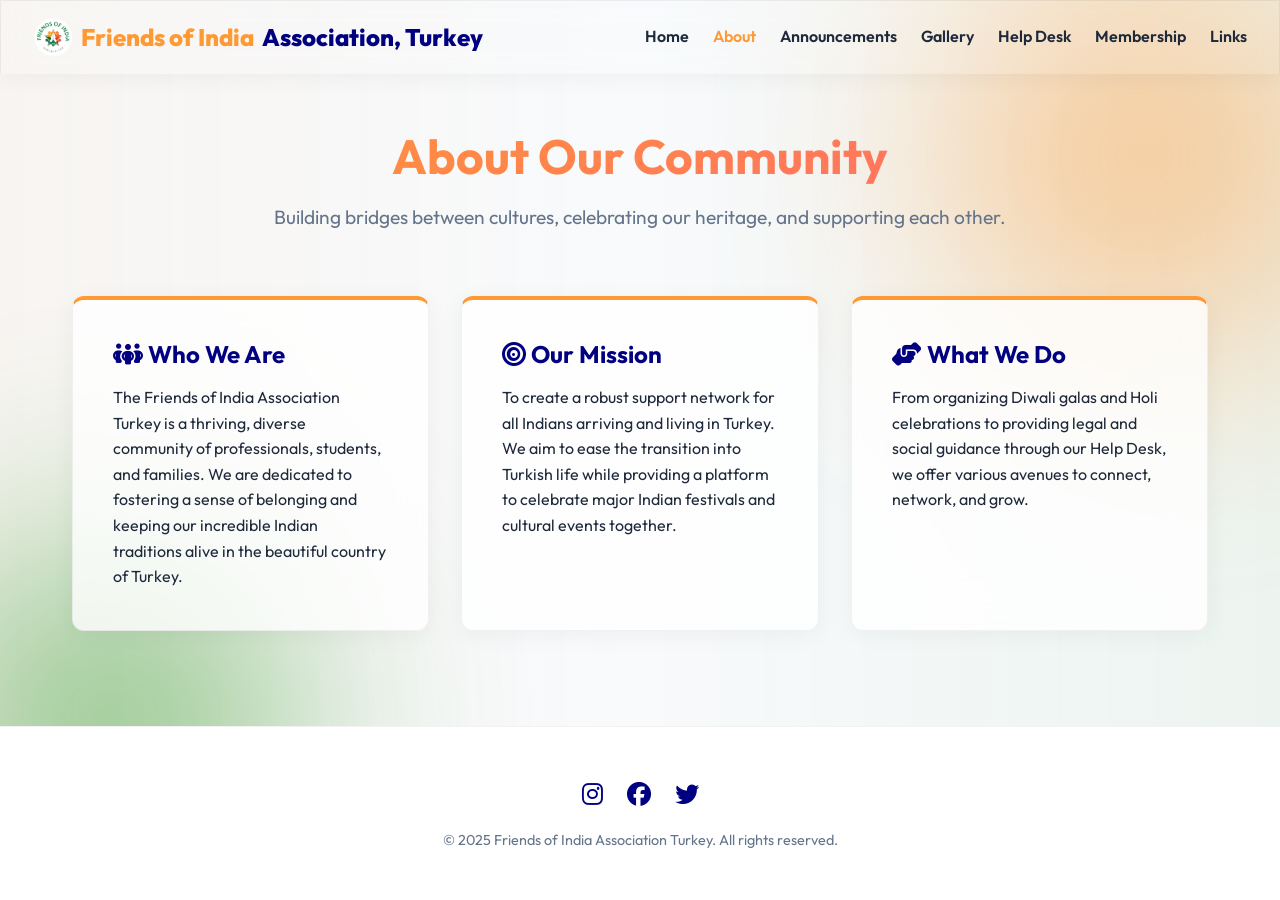
<file: about.html>
<!DOCTYPE html>
<html lang="en">

<head>
    <meta charset="UTF-8">
    <meta name="viewport" content="width=device-width, initial-scale=1.0">
    <title>About Us | Friends of India Association Turkey</title>
    <link rel="preconnect" href="https://fonts.googleapis.com">
    <link rel="preconnect" href="https://fonts.gstatic.com" crossorigin>
    <link href="https://fonts.googleapis.com/css2?family=Outfit:wght@300;400;500;600;700;800&display=swap"
        rel="stylesheet">
    <link rel="stylesheet" href="https://cdnjs.cloudflare.com/ajax/libs/font-awesome/6.4.0/css/all.min.css">
    <link rel="stylesheet" href="style.css">
</head>

<body>
    <!-- Ambient Background Shapes -->
    <div class="bg-shape shape-1"></div>
    <div class="bg-shape shape-2"></div>

    <!-- Navigation -->
    <nav class="navbar glass">
        <a href="index.html" class="nav-brand">
            <img src="logo.png" alt="Friends of India Association, Turkey Logo" class="brand-logo" />
            <span>Friends of India</span> Association, Turkey
        </a>
        <button class="mobile-menu-btn"><i class="fa-solid fa-bars"></i></button>
        <ul class="nav-links">
            <li><a href="index.html" class="nav-link">Home</a></li>
            <li><a href="about.html" class="nav-link">About</a></li>
            <li><a href="announcements.html" class="nav-link">Announcements</a></li>
            <li><a href="gallery.html" class="nav-link">Gallery</a></li>
            <li><a href="help-desk.html" class="nav-link">Help Desk</a></li>
            <li><a href="membership.html" class="nav-link">Membership</a></li>
            <li><a href="links.html" class="nav-link">Links</a></li>
        </ul>
    </nav>

    <!-- Page Content -->
    <main class="main-content">
        <div class="page-header">
            <h1 class="gradient-text">About Our Community</h1>
            <p>Building bridges between cultures, celebrating our heritage, and supporting each other.</p>
        </div>

        <!-- Cards Layout -->
        <div class="grid-cards">
            <div class="card glass">
                <h3><i class="fa-solid fa-people-group"></i> Who We Are</h3>
                <p>The Friends of India Association Turkey is a thriving, diverse community of professionals, students,
                    and families. We are dedicated to fostering a sense of belonging and keeping our incredible Indian
                    traditions alive in the beautiful country of Turkey.</p>
            </div>

            <div class="card glass">
                <h3><i class="fa-solid fa-bullseye"></i> Our Mission</h3>
                <p>To create a robust support network for all Indians arriving and living in Turkey. We aim to ease the
                    transition into Turkish life while providing a platform to celebrate major Indian festivals and
                    cultural events together.</p>
            </div>

            <div class="card glass">
                <h3><i class="fa-solid fa-handshake-angle"></i> What We Do</h3>
                <p>From organizing Diwali galas and Holi celebrations to providing legal and social guidance through our
                    Help Desk, we offer various avenues to connect, network, and grow.</p>
            </div>
        </div>
    </main>

    <!-- Footer -->
    <footer class="footer">
        <div class="footer-socials">
            <a href="https://www.instagram.com/foiatr/" target="_blank"><i class="fa-brands fa-instagram"></i></a>
            <a href="#"><i class="fa-brands fa-facebook"></i></a>
            <a href="#"><i class="fa-brands fa-twitter"></i></a>
        </div>
        <p>&copy; 2025 Friends of India Association Turkey. All rights reserved.</p>
    </footer>

    <script src="script.js"></script>
</body>

</html>
</file>
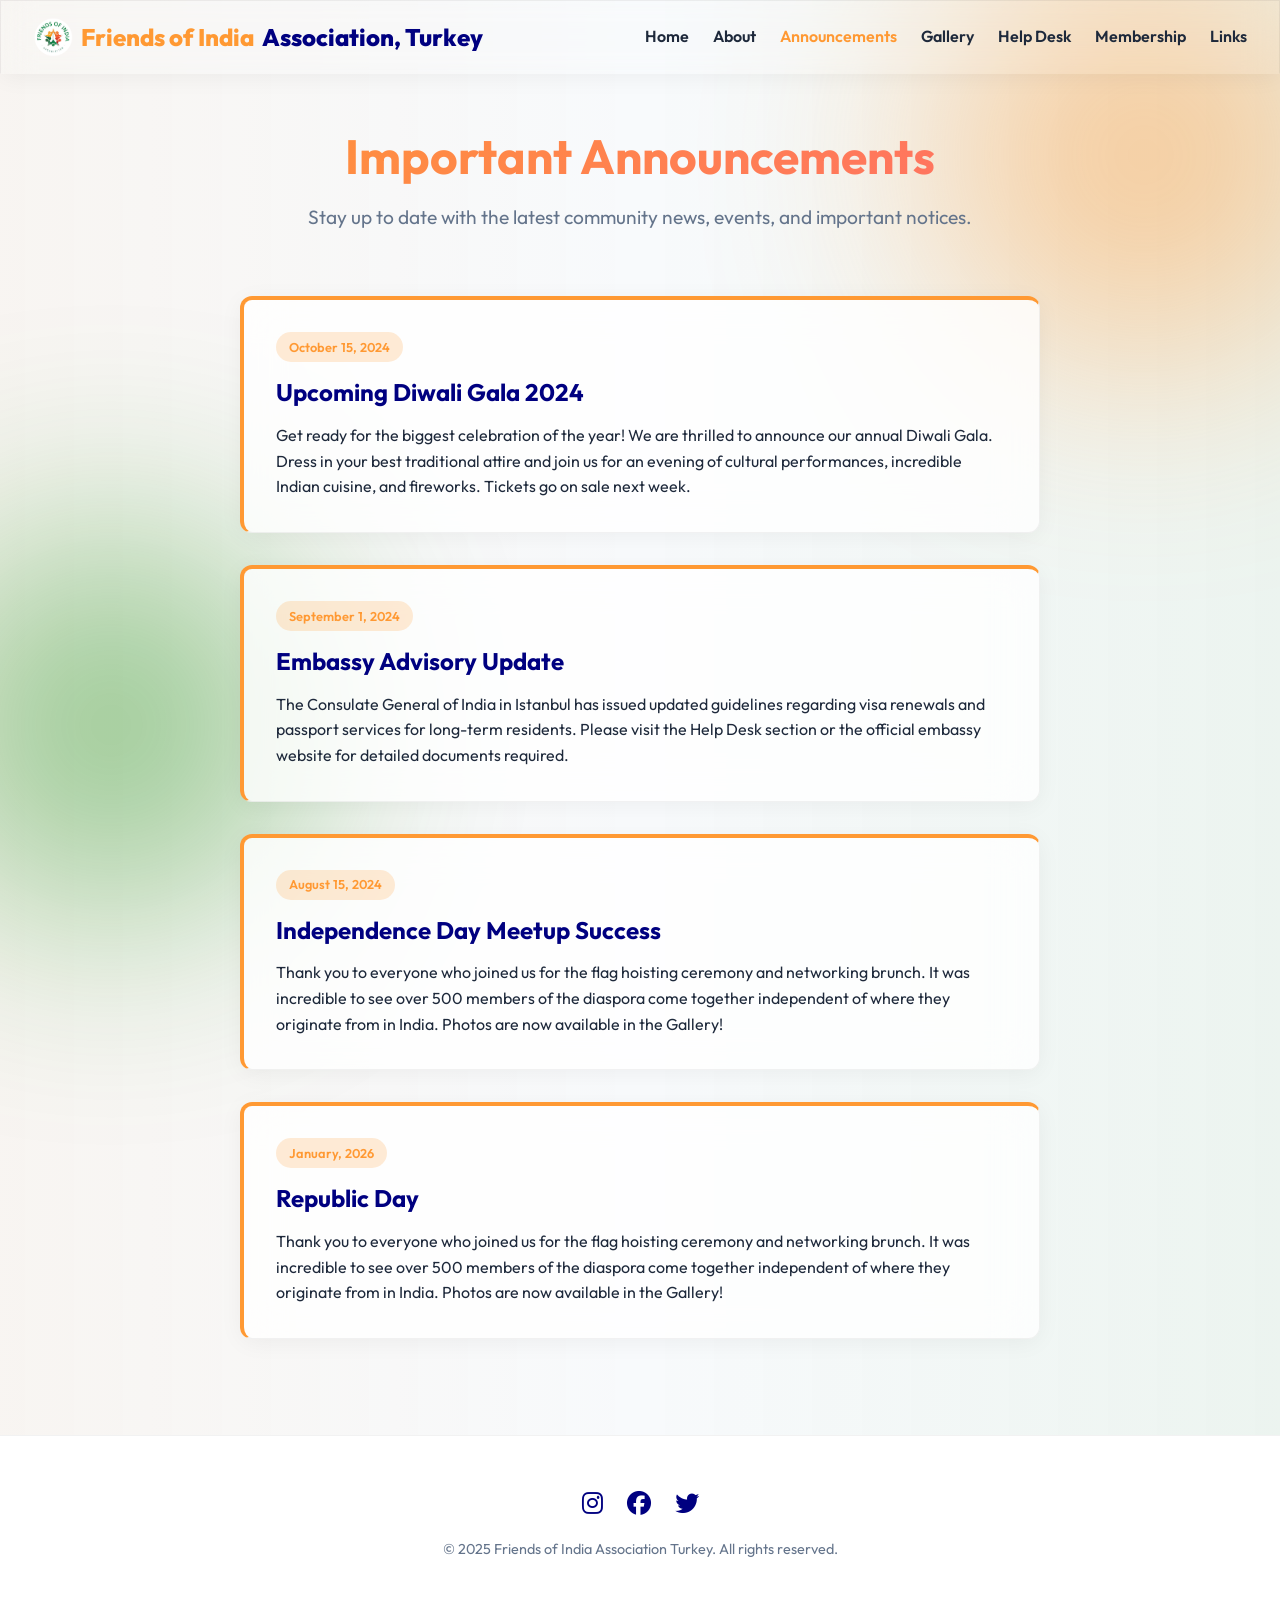
<file: announcements.html>
<!DOCTYPE html>
<html lang="en">

<head>
    <meta charset="UTF-8">
    <meta name="viewport" content="width=device-width, initial-scale=1.0">
    <title>Announcements | Friends of India Association Turkey</title>
    <link rel="preconnect" href="https://fonts.googleapis.com">
    <link rel="preconnect" href="https://fonts.gstatic.com" crossorigin>
    <link href="https://fonts.googleapis.com/css2?family=Outfit:wght@300;400;500;600;700;800&display=swap"
        rel="stylesheet">
    <link rel="stylesheet" href="https://cdnjs.cloudflare.com/ajax/libs/font-awesome/6.4.0/css/all.min.css">
    <link rel="stylesheet" href="style.css">
    <style>
        .announcement-card {
            padding: 2rem;
            border-left: 4px solid var(--primary);
            margin-bottom: 2rem;
        }

        .date-badge {
            display: inline-block;
            padding: 0.3rem 0.8rem;
            background: rgba(255, 153, 51, 0.2);
            color: var(--primary);
            border-radius: 50px;
            font-size: 0.8rem;
            font-weight: 600;
            margin-bottom: 1rem;
        }
    </style>
</head>

<body>
    <div class="bg-shape shape-1"></div>
    <div class="bg-shape shape-2"></div>

    <!-- Navigation -->
    <nav class="navbar glass">
        <a href="index.html" class="nav-brand">
            <img src="logo.png" alt="Friends of India Association, Turkey Logo" class="brand-logo" />
            <span>Friends of India</span> Association, Turkey
        </a>
        <button class="mobile-menu-btn"><i class="fa-solid fa-bars"></i></button>
        <ul class="nav-links">
            <li><a href="index.html" class="nav-link">Home</a></li>
            <li><a href="about.html" class="nav-link">About</a></li>
            <li><a href="announcements.html" class="nav-link">Announcements</a></li>
            <li><a href="gallery.html" class="nav-link">Gallery</a></li>
            <li><a href="help-desk.html" class="nav-link">Help Desk</a></li>
            <li><a href="membership.html" class="nav-link">Membership</a></li>
            <li><a href="links.html" class="nav-link">Links</a></li>
        </ul>
    </nav>

    <!-- Page Content -->
    <main class="main-content">
        <div class="page-header">
            <h1 class="gradient-text">Important Announcements</h1>
            <p>Stay up to date with the latest community news, events, and important notices.</p>
        </div>

        <div id="announcements-container" style="max-width: 800px; margin: 0 auto;">
            <!-- Announcements will be injected here automatically by script.js -->
        </div>
    </main>

    <!-- Footer -->
    <footer class="footer">
        <div class="footer-socials">
            <a href="https://www.instagram.com/foiatr/" target="_blank"><i class="fa-brands fa-instagram"></i></a>
            <a href="#"><i class="fa-brands fa-facebook"></i></a>
            <a href="#"><i class="fa-brands fa-twitter"></i></a>
        </div>
        <p>&copy; 2025 Friends of India Association Turkey. All rights reserved.</p>
    </footer>

    <!-- Data and Scripts -->
    <script src="data-announcements.js"></script>
    <script src="script.js"></script>
</body>

</html>
</file>
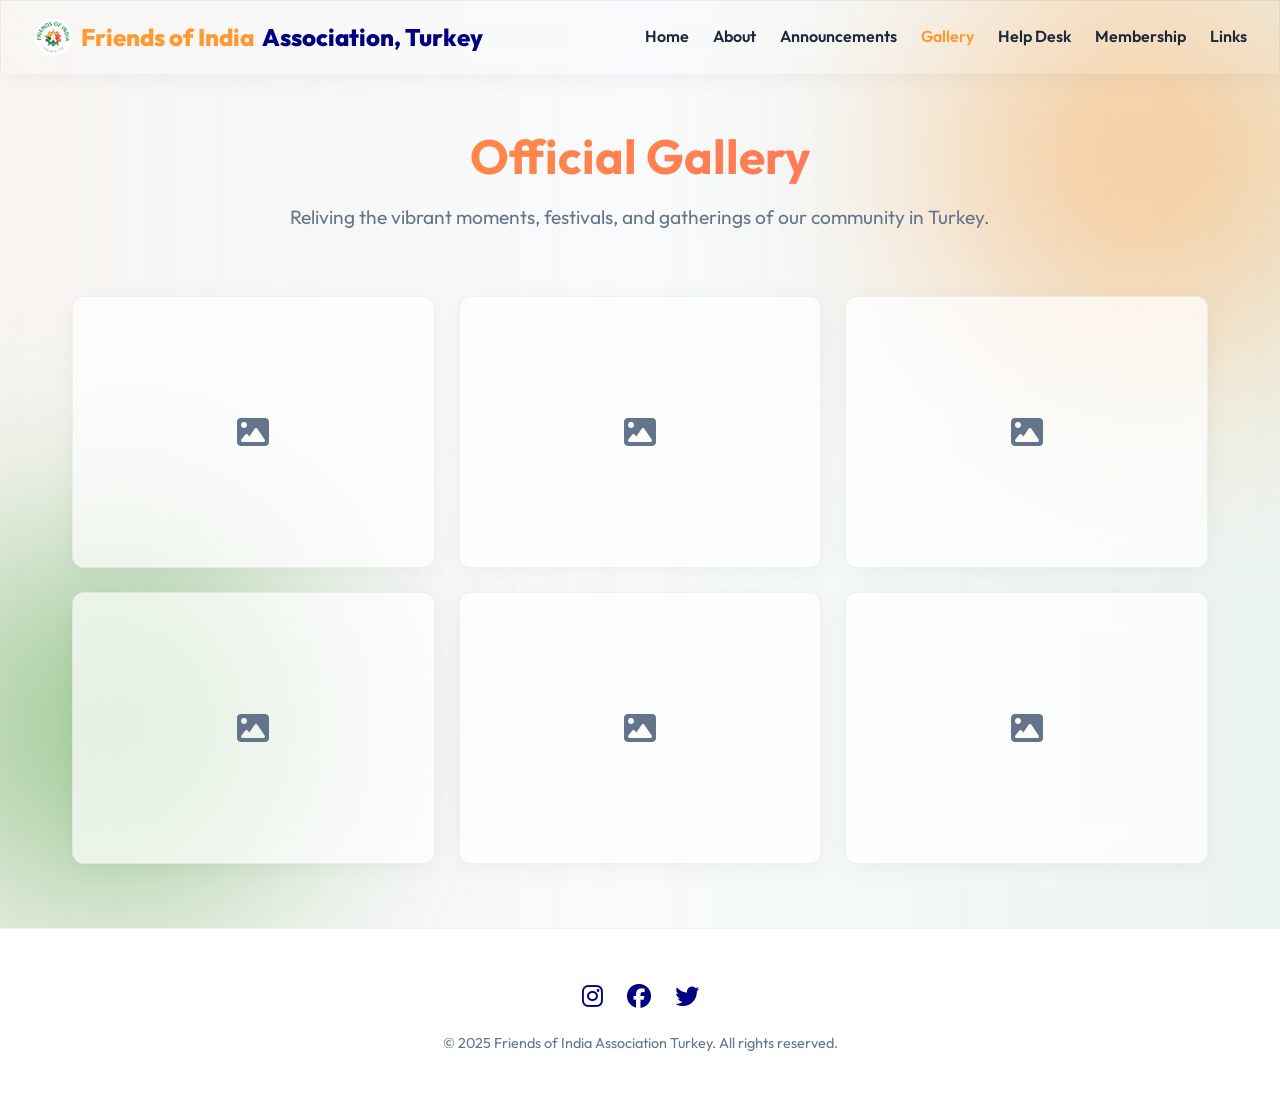
<file: gallery.html>
<!DOCTYPE html>
<html lang="en">

<head>
    <meta charset="UTF-8">
    <meta name="viewport" content="width=device-width, initial-scale=1.0">
    <title>Gallery | Friends of India Association Turkey</title>
    <link rel="preconnect" href="https://fonts.googleapis.com">
    <link rel="preconnect" href="https://fonts.gstatic.com" crossorigin>
    <link href="https://fonts.googleapis.com/css2?family=Outfit:wght@300;400;500;600;700;800&display=swap"
        rel="stylesheet">
    <link rel="stylesheet" href="https://cdnjs.cloudflare.com/ajax/libs/font-awesome/6.4.0/css/all.min.css">
    <link rel="stylesheet" href="style.css">
    <style>
        .gallery-grid {
            display: grid;
            grid-template-columns: repeat(auto-fill, minmax(280px, 1fr));
            gap: 1.5rem;
        }

        .gallery-item {
            aspect-ratio: 4/3;
            background: var(--surface);
            border-radius: 12px;
            overflow: hidden;
            position: relative;
            cursor: pointer;
        }

        .gallery-item img {
            width: 100%;
            height: 100%;
            object-fit: cover;
            transition: transform 0.5s ease;
        }

        .gallery-item:hover img {
            transform: scale(1.1);
        }

        .gallery-overlay {
            position: absolute;
            inset: 0;
            background: linear-gradient(to top, rgba(0, 0, 0, 0.8), transparent);
            display: flex;
            align-items: flex-end;
            padding: 1.5rem;
            opacity: 0;
            transition: opacity 0.3s ease;
        }

        .gallery-item:hover .gallery-overlay {
            opacity: 1;
        }

        .gallery-overlay h4 {
            color: #fff;
            font-size: 1.1rem;
            margin: 0;
            transform: translateY(20px);
            transition: transform 0.3s ease;
        }

        .gallery-item:hover .gallery-overlay h4 {
            transform: translateY(0);
        }
    </style>
</head>

<body>
    <div class="bg-shape shape-1"></div>
    <div class="bg-shape shape-2"></div>

    <!-- Navigation -->
    <nav class="navbar glass">
        <a href="index.html" class="nav-brand">
            <img src="logo.png" alt="Friends of India Association, Turkey Logo" class="brand-logo" />
            <span>Friends of India</span> Association, Turkey
        </a>
        <button class="mobile-menu-btn"><i class="fa-solid fa-bars"></i></button>
        <ul class="nav-links">
            <li><a href="index.html" class="nav-link">Home</a></li>
            <li><a href="about.html" class="nav-link">About</a></li>
            <li><a href="announcements.html" class="nav-link">Announcements</a></li>
            <li><a href="gallery.html" class="nav-link">Gallery</a></li>
            <li><a href="help-desk.html" class="nav-link">Help Desk</a></li>
            <li><a href="membership.html" class="nav-link">Membership</a></li>
            <li><a href="links.html" class="nav-link">Links</a></li>
        </ul>
    </nav>

    <!-- Page Content -->
    <main class="main-content">
        <div class="page-header">
            <h1 class="gradient-text">Official Gallery</h1>
            <p>Reliving the vibrant moments, festivals, and gatherings of our community in Turkey.</p>
        </div>

        <!-- Gallery Grid (Dynamically populated from data-gallery.js) -->
        <div class="gallery-grid" id="galleryContainer">
        </div>
    </main>

    <!-- Footer -->
    <footer class="footer">
        <div class="footer-socials">
            <a href="https://www.instagram.com/foiatr/" target="_blank"><i class="fa-brands fa-instagram"></i></a>
            <a href="#"><i class="fa-brands fa-facebook"></i></a>
            <a href="#"><i class="fa-brands fa-twitter"></i></a>
        </div>
        <p>&copy; 2025 Friends of India Association Turkey. All rights reserved.</p>
    </footer>

    <script src="data-gallery.js"></script>
    <script src="script.js"></script>
</body>

</html>
</file>
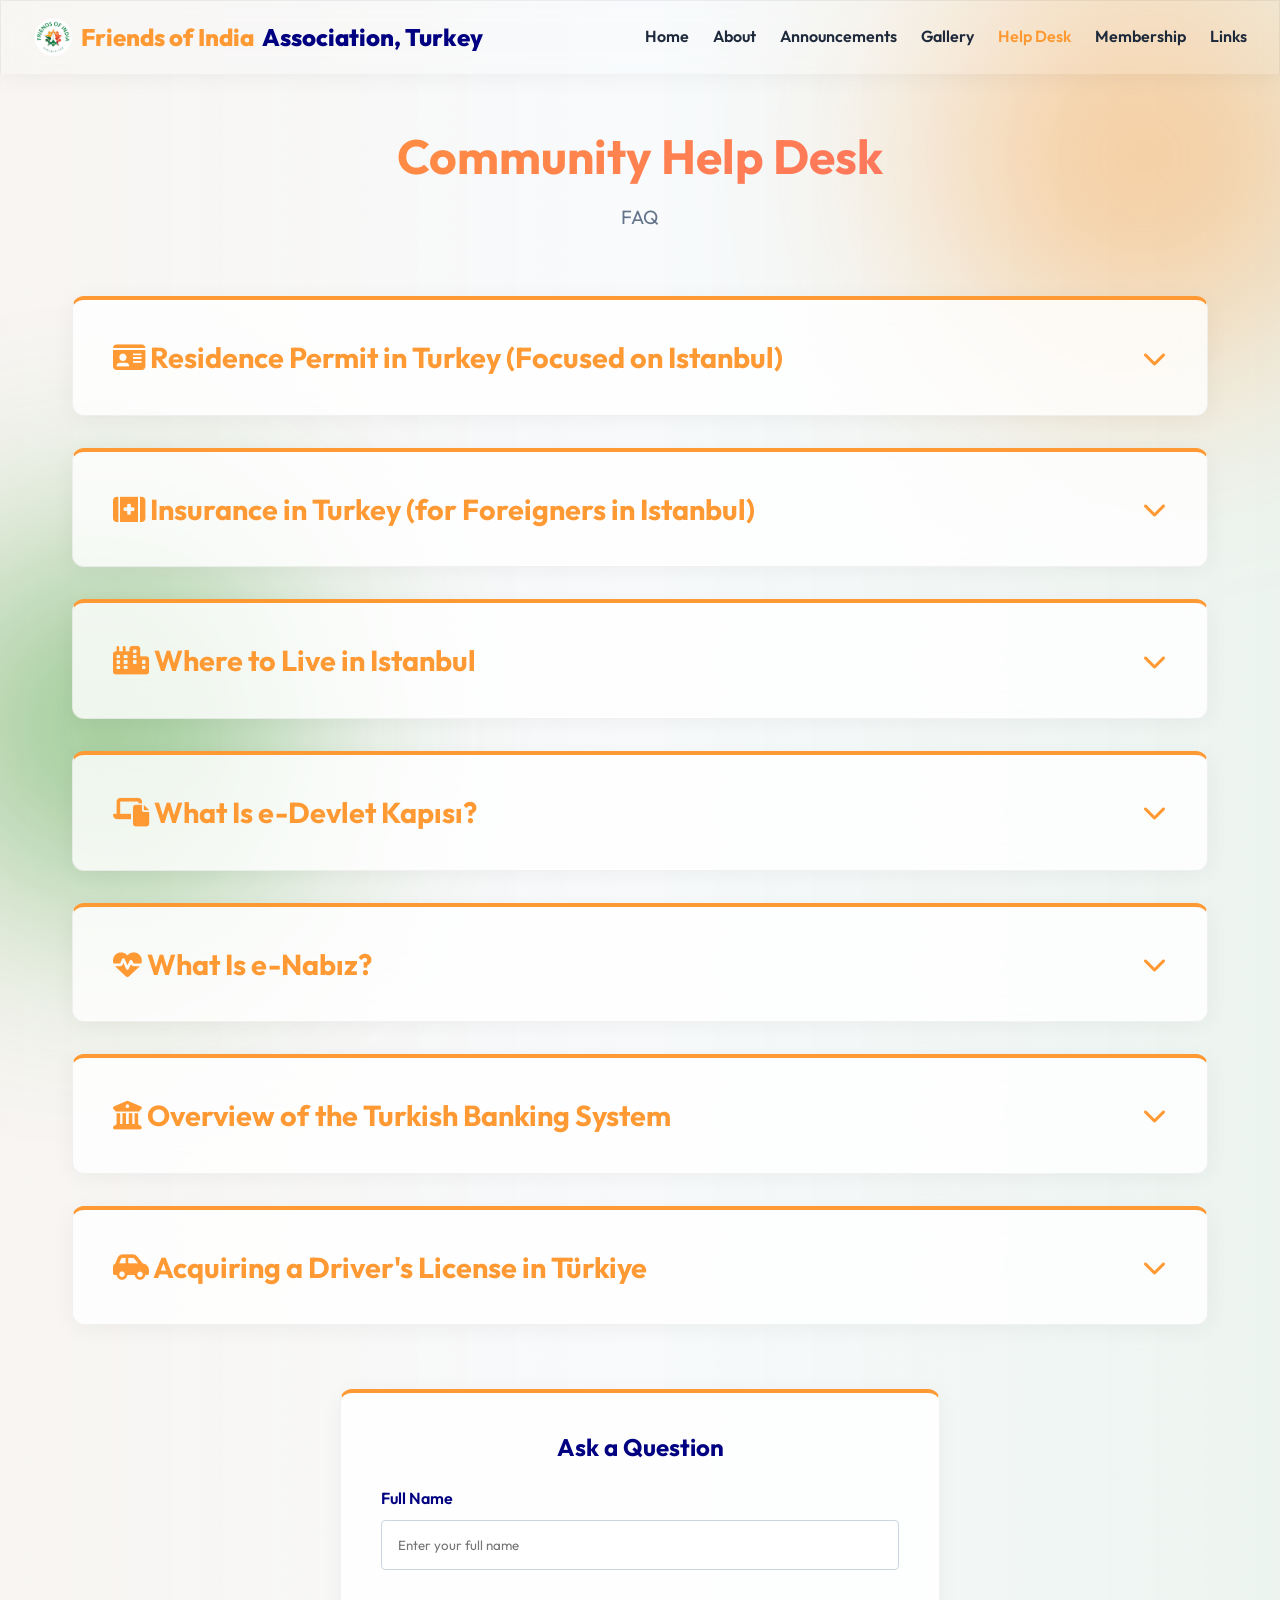
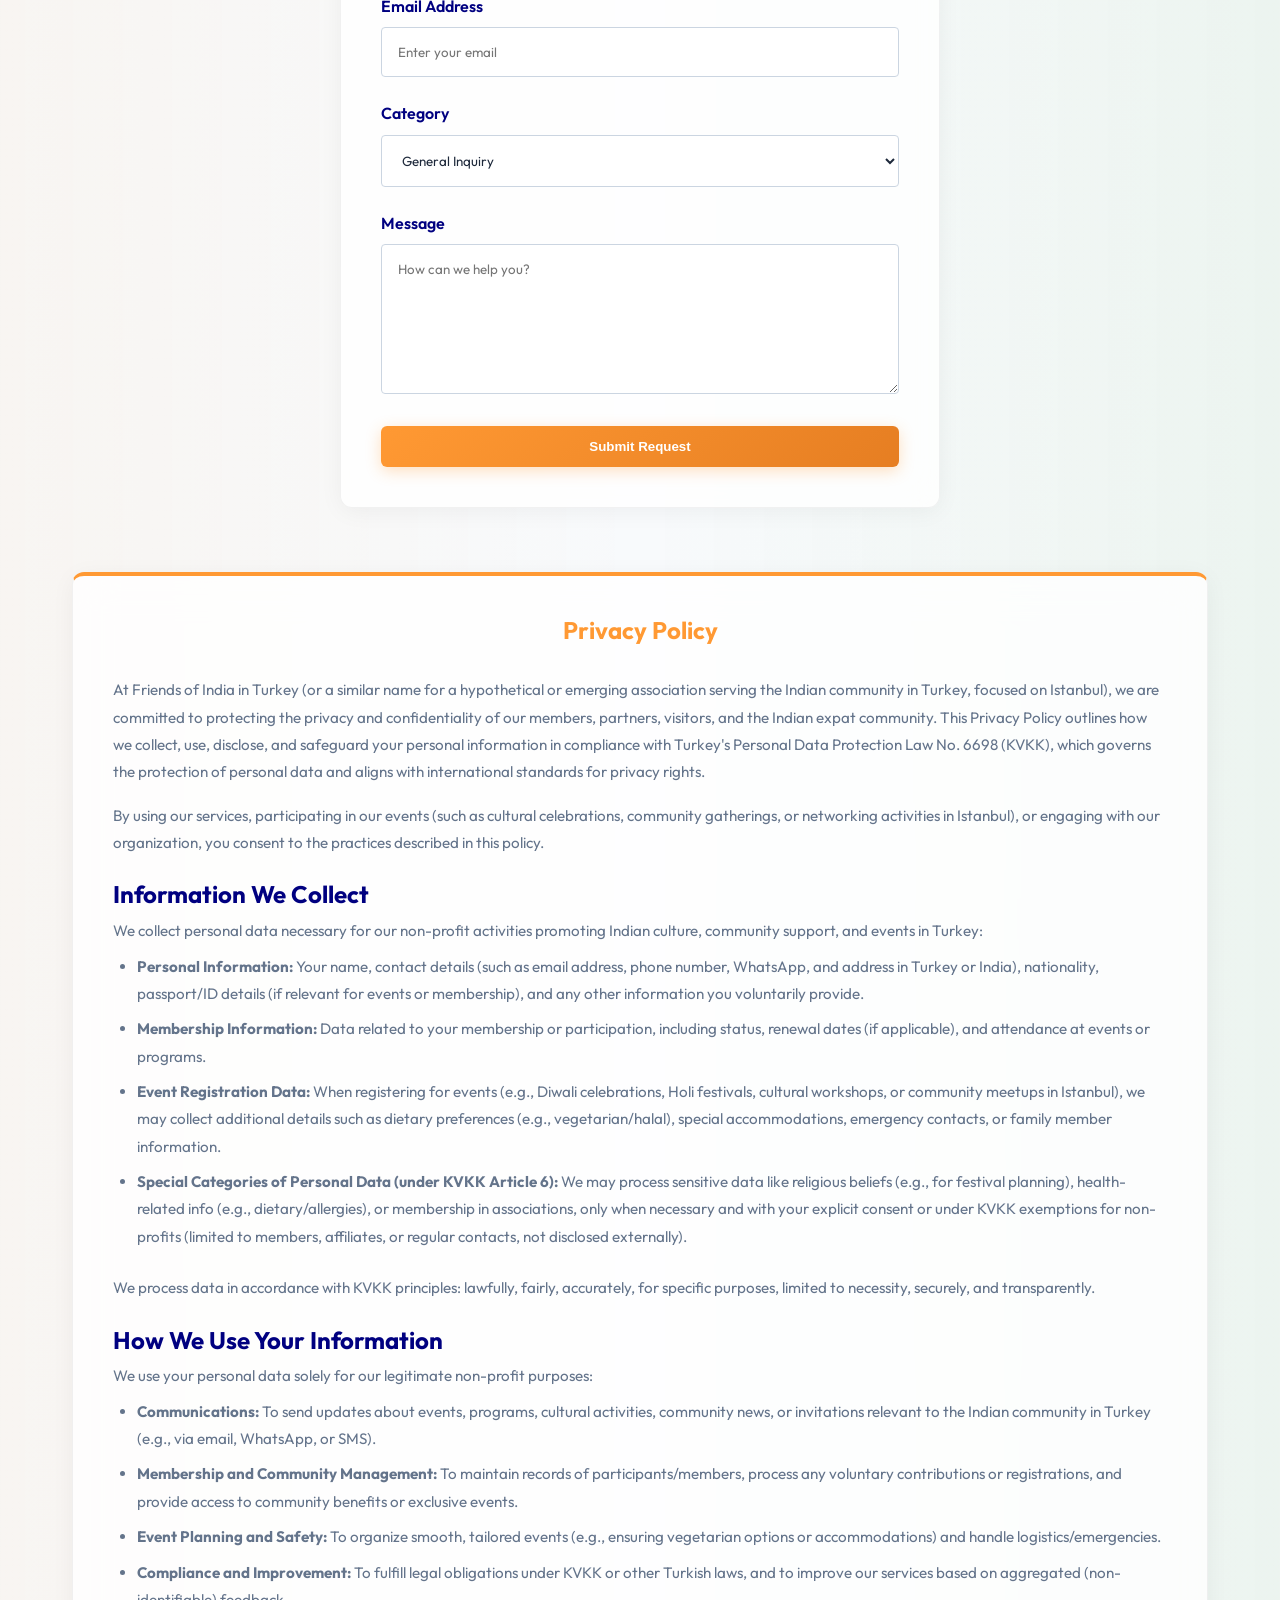
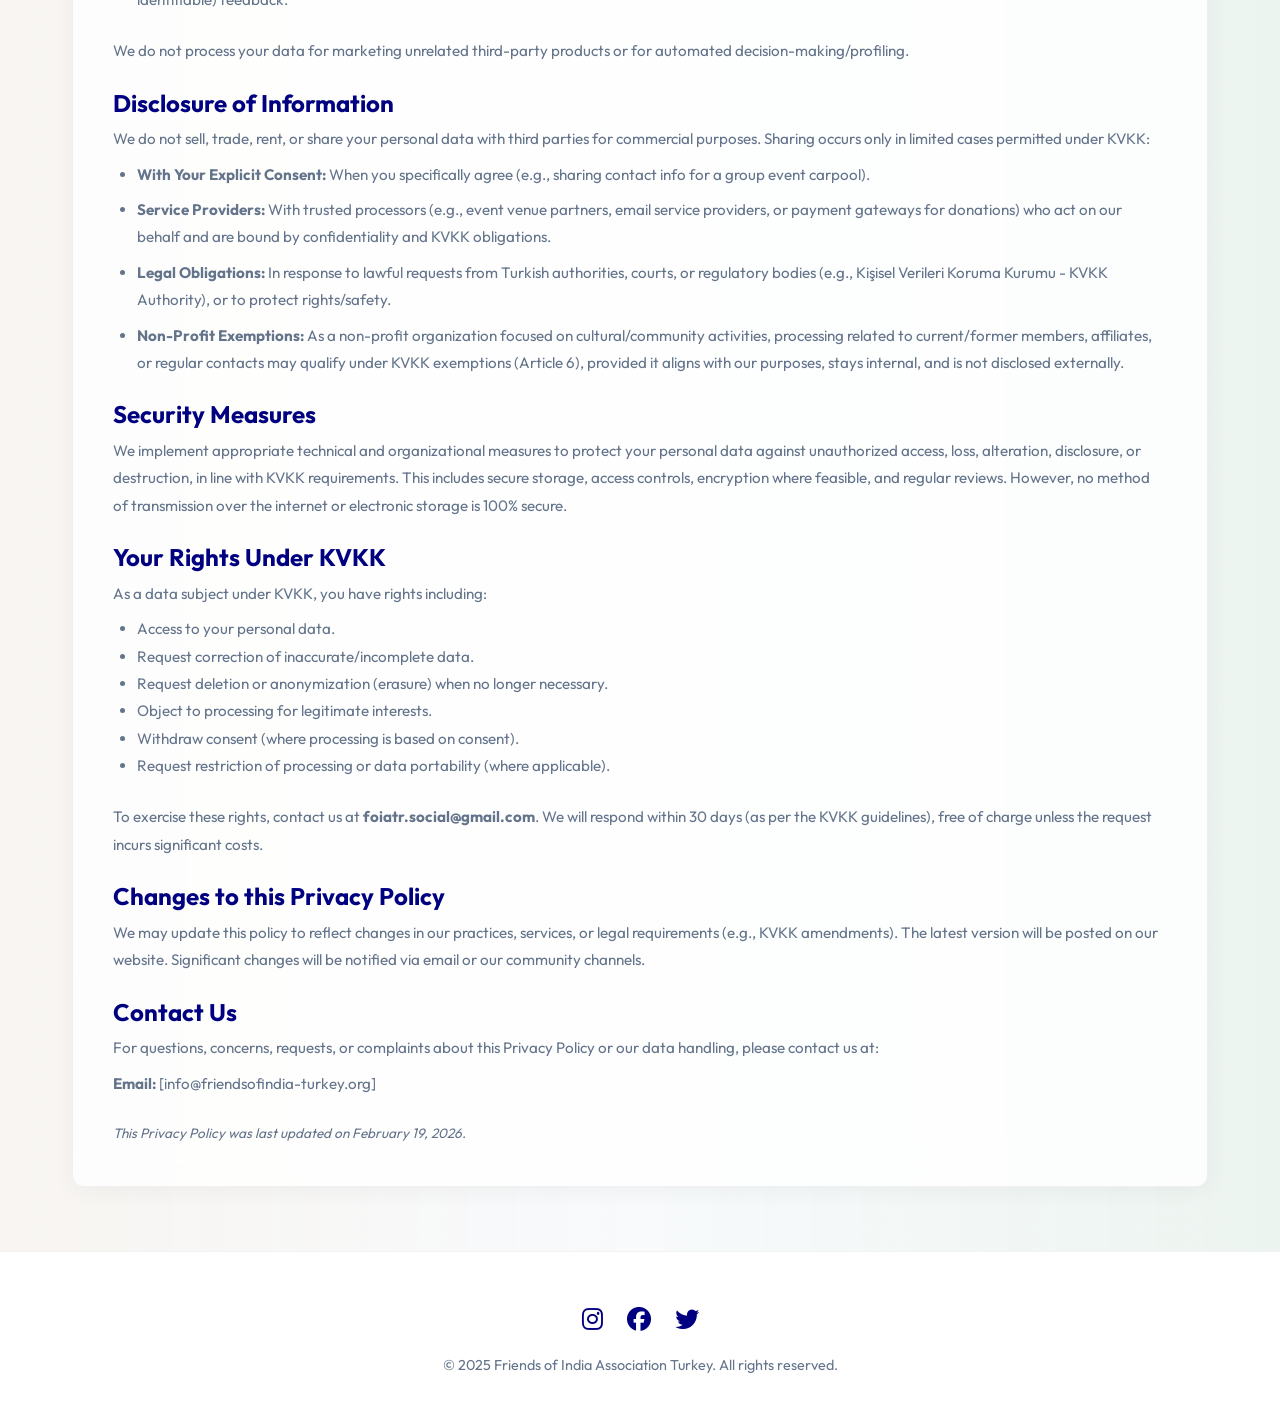
<file: help-desk.html>
<!DOCTYPE html>
<html lang="en">

<head>
    <meta charset="UTF-8">
    <meta name="viewport" content="width=device-width, initial-scale=1.0">
    <title>Help Desk | Friends of India Association Turkey</title>
    <link rel="preconnect" href="https://fonts.googleapis.com">
    <link rel="preconnect" href="https://fonts.gstatic.com" crossorigin>
    <link href="https://fonts.googleapis.com/css2?family=Outfit:wght@300;400;500;600;700;800&display=swap"
        rel="stylesheet">
    <link rel="stylesheet" href="https://cdnjs.cloudflare.com/ajax/libs/font-awesome/6.4.0/css/all.min.css">
    <link rel="stylesheet" href="style.css">
</head>

<body>
    <div class="bg-shape shape-1"></div>
    <div class="bg-shape shape-2"></div>

    <!-- Navigation -->
    <nav class="navbar glass">
        <a href="index.html" class="nav-brand">
            <img src="logo.png" alt="Friends of India Association, Turkey Logo" class="brand-logo" />
            <span>Friends of India</span> Association, Turkey
        </a>
        <button class="mobile-menu-btn"><i class="fa-solid fa-bars"></i></button>
        <ul class="nav-links">
            <li><a href="index.html" class="nav-link">Home</a></li>
            <li><a href="about.html" class="nav-link">About</a></li>
            <li><a href="announcements.html" class="nav-link">Announcements</a></li>
            <li><a href="gallery.html" class="nav-link">Gallery</a></li>
            <li><a href="help-desk.html" class="nav-link">Help Desk</a></li>
            <li><a href="membership.html" class="nav-link">Membership</a></li>
            <li><a href="links.html" class="nav-link">Links</a></li>
        </ul>
    </nav>

    <!-- Page Content -->
    <main class="main-content">
        <div class="page-header">
            <h1 class="gradient-text">Community Help Desk</h1>
            <p>FAQ</p>
        </div>

        <!-- Comprehensive Guides Section -->
        <div style="margin-bottom: 4rem;" id="guides">
            <!-- Residence Permit Guide -->
            <details class="card glass accordion" style="margin-bottom: 2rem;">
                <summary class="accordion-header">
                    <h2 style="color: var(--primary); margin: 0;"><i class="fa-solid fa-id-card"></i> Residence
                        Permit in Turkey (Focused on Istanbul)</h2>
                    <i class="fa-solid fa-chevron-down accordion-icon"></i>
                </summary>
                <div class="accordion-content">
                    <p style="margin-bottom: 1.5rem; color: var(--text-muted);">Turkey's residence permits are managed
                        by
                        the Directorate General of Migration Management (Göç İdaresi Başkanlığı). Applications are
                        typically
                        processed in Istanbul at Provincial Directorates, and foreigners must apply if staying beyond 90
                        days in a 180-day period. The process is online via the e-residence system, followed by an
                        in-person
                        appointment.</p>

                    <h3 style="color: var(--accent); margin-bottom: 1rem;">Application Process</h3>
                    <ol style="margin-bottom: 2rem; padding-left: 1.5rem; line-height: 1.8;">
                        <li>Start by creating an account on the official e-residence portal.</li>
                        <li>Fill out the online form, upload documents, and schedule an appointment at a Provincial
                            Directorate in Istanbul (e.g., via online booking).</li>
                        <li>Attend a short interview (Mon-Fri, 08:30–16:30) with your passport and originals.</li>
                        <li>Processing time is usually 30-90 days; expect to pay fees at the appointment.</li>
                        <li><strong>What to expect:</strong> The system is user-friendly but requires accurate details.
                            Delays can occur due to high demand or incomplete submissions. Once approved, the permit
                            card is
                            mailed via PTT post.</li>
                    </ol>

                    <h3 style="color: var(--accent); margin-bottom: 1rem;">Different Types of Residence Permits</h3>
                    <ul style="margin-bottom: 2rem; padding-left: 1.5rem; line-height: 1.8;">
                        <li><strong>Short-term:</strong> For tourism, business, medical treatment, property owners, or
                            language courses (up to 1-2 years).</li>
                        <li><strong>Family:</strong> For spouses/children of Turkish citizens or permit holders (up to 3
                            years).</li>
                        <li><strong>Student:</strong> For enrolled students or minors without family permits (duration
                            of
                            study).</li>
                        <li><strong>Long-term:</strong> For those with 8+ years of continuous residence (indefinite).
                        </li>
                        <li><strong>Humanitarian:</strong> For those in need due to safety or other urgent reasons (up
                            to 1
                            year, renewable).</li>
                        <li><strong>Victim of Human Trafficking:</strong> Temporary protection (up to 6 months,
                            renewable).
                        </li>
                    </ul>

                    <div class="grid-cards" style="margin-bottom: 2rem;">
                        <div>
                            <h3 style="color: var(--accent); margin-bottom: 1rem;"><i class="fa-solid fa-scale-balanced"
                                    style="color: var(--secondary);"></i> Lawyer Assistance</h3>
                            <p style="color: var(--text-muted); margin-bottom: 1rem;">Hiring a lawyer can help with
                                complex
                                cases, appeals, or document preparation. Recommended English-speaking firms in Istanbul:
                            </p>
                            <ul style="padding-left: 1.5rem; line-height: 1.8; margin-bottom: 1rem;">
                                <li><strong>Han & Partners Law Firm:</strong> Specializes in residence permits; contact
                                    via
                                    their site for consultations.</li>
                                <li><strong>Istanbul Law Firm:</strong> Handles applications, renewals, and appeals;
                                    offers
                                    full support.</li>
                                <li><strong>Kurucuk & Associates:</strong> Focuses on immigration; English-speaking
                                    team.
                                </li>
                            </ul>
                            <p style="font-size: 0.9rem; color: #e67e22;"><em>Fees for legal help: 5,000 TL+ depending
                                    on
                                    complexity.</em></p>
                        </div>
                        <div>
                            <h3 style="color: var(--accent); margin-bottom: 1rem;"><i
                                    class="fa-solid fa-money-bill-wave" style="color: var(--secondary);"></i> Cost (2026
                                Estimates)</h3>
                            <ul style="padding-left: 1.5rem; line-height: 1.8;">
                                <li>Application fee: $80–$150 (varies by nationality).</li>
                                <li>Residence card fee: 964 TL (non-refundable, per application).</li>
                                <li>Health insurance: 1,000–3,000 TL (required; see Insurance section below).</li>
                                <li>Total for a single applicant (excluding rent/property): $300–$1,200.</li>
                                <li>Additional: Notary/translations (~500 TL), consultancy if needed.</li>
                            </ul>
                        </div>
                    </div>

                    <div class="grid-cards" style="margin-bottom: 2rem;">
                        <div>
                            <h3 style="color: var(--accent); margin-bottom: 1rem;">Documents Required</h3>
                            <ul style="padding-left: 1.5rem; line-height: 1.8;">
                                <li>Completed application form (signed).</li>
                                <li>Original passport + photocopies (ID pages, photo, entry stamp/visa).</li>
                                <li>4 biometric photos (white background, recent).</li>
                                <li>Proof of sufficient funds (e.g., bank statements ≥ Turkish minimum wage index).</li>
                                <li>Valid health insurance policy (min. 1 year, covering Turkey).</li>
                                <li>Proof of address (rental contract or property deed).</li>
                                <li>For extensions: Previous permit + no social aid declaration.</li>
                                <li>Additional for specific types: e.g., marriage certificate for family, enrollment
                                    letter
                                    for students.</li>
                            </ul>
                        </div>
                        <div>
                            <h3 style="color: var(--accent); margin-bottom: 1rem;">How to Proceed If Rejected</h3>
                            <ol style="padding-left: 1.5rem; line-height: 1.8;">
                                <li>Review rejection notice for reasons (e.g., incomplete docs, security concerns).</li>
                                <li>Appeal via administrative lawsuit within 60 days at an Istanbul court (hire a
                                    lawyer).
                                </li>
                                <li>Reapply after 180 days, or immediately on a different basis (e.g., switch from
                                    short-term to family).</li>
                                <li>If stay expires, leave within 10 days or face fines/entry ban. Call helpline
                                    <strong>#157</strong> for details.
                                </li>
                            </ol>
                        </div>
                    </div>

                    <h3 style="color: var(--accent); margin-bottom: 1rem;">Important Links & Official Sites</h3>
                    <ul style="margin-bottom: 1rem; padding-left: 1.5rem; line-height: 1.8; word-break: break-all;">
                        <li><strong>Official application site:</strong> <a href="https://e-ikamet.goc.gov.tr/"
                                target="_blank"
                                style="color: var(--secondary); text-decoration: underline;">e-ikamet.goc.gov.tr</a>
                        </li>
                        <li><strong>General migration info:</strong> <a href="https://en.goc.gov.tr/residence-1"
                                target="_blank"
                                style="color: var(--secondary); text-decoration: underline;">en.goc.gov.tr/residence-1</a>
                        </li>
                        <li><strong>Visa info:</strong> <a
                                href="https://www.mfa.gov.tr/general-information-about-turkish-visas.en.mfa"
                                target="_blank"
                                style="color: var(--secondary); text-decoration: underline;">mfa.gov.tr/.../turkish-visas</a>
                        </li>
                        <li><strong>Track your card delivery:</strong> <a href="https://gonderitakip.ptt.gov.tr"
                                target="_blank"
                                style="color: var(--secondary); text-decoration: underline;">gonderitakip.ptt.gov.tr</a>
                        </li>
                    </ul>
                </div>
            </details>

            <!-- Insurance Guide -->
            <details class="card glass accordion" style="margin-bottom: 2rem;">
                <summary class="accordion-header">
                    <h2 style="color: var(--primary); margin: 0;"><i class="fa-solid fa-kit-medical"></i>
                        Insurance in Turkey (for Foreigners in Istanbul)</h2>
                    <i class="fa-solid fa-chevron-down accordion-icon"></i>
                </summary>
                <div class="accordion-content">
                    <p style="margin-bottom: 1.5rem; color: var(--text-muted);">Foreigners need private health insurance
                        for
                        residence permits (min. 1 year). After 1 year of residency, you can switch to SGK public
                        insurance.
                    </p>

                    <h3 style="color: var(--accent); margin-bottom: 1rem;">Different Types of Insurance</h3>
                    <ul style="margin-bottom: 2rem; padding-left: 1.5rem; line-height: 1.8;">
                        <li><strong>Private Health Insurance (Yabancı Sağlık Sigortası):</strong> Mandatory for new
                            residents. Two sub-types:
                            <ul>
                                <li><em>Inpatient (Yatarak Tedavi):</em> Covers hospitalization, surgeries (basic,
                                    cheaper;
                                    min. for permits).</li>
                                <li><em>Inpatient + Outpatient (Yatarak + Ayakta Tedavi):</em> Adds doctor visits,
                                    tests,
                                    meds (comprehensive).</li>
                            </ul>
                        </li>
                        <li><strong>SGK (Universal Public):</strong> Accessible after 1 year; covers state hospitals
                            (monthly fee ~800 TL).</li>
                        <li><strong>International/Travel Insurance:</strong> For short stays or global coverage
                            ($50–$300/month).</li>
                        <li><strong>Employer-Based (SSK):</strong> For workers; covers employment-related needs.</li>
                    </ul>

                    <div class="grid-cards" style="margin-bottom: 2rem;">
                        <div>
                            <h3 style="color: var(--accent); margin-bottom: 1rem;">Costs (2026 Estimates, 1-Year Policy)
                            </h3>
                            <p style="color: var(--text-muted); margin-bottom: 0.5rem; font-size: 0.9rem;">Costs vary by
                                age, coverage, and provider (in TL; ~$1 = 30 TL):</p>
                            <table
                                style="width: 100%; border-collapse: collapse; margin-bottom: 1rem; text-align: left;">
                                <tr style="border-bottom: 1px solid var(--glass-border);">
                                    <th style="padding: 0.5rem;">Age</th>
                                    <th style="padding: 0.5rem;">Basic</th>
                                    <th style="padding: 0.5rem;">Comprehensive</th>
                                </tr>
                                <tr style="border-bottom: 1px solid var(--glass-border);">
                                    <td style="padding: 0.5rem;">0-5</td>
                                    <td style="padding: 0.5rem;">5,300</td>
                                    <td style="padding: 0.5rem;">13,090</td>
                                </tr>
                                <tr style="border-bottom: 1px solid var(--glass-border);">
                                    <td style="padding: 0.5rem;">17-25</td>
                                    <td style="padding: 0.5rem;">1,200</td>
                                    <td style="padding: 0.5rem;">3,165</td>
                                </tr>
                                <tr style="border-bottom: 1px solid var(--glass-border);">
                                    <td style="padding: 0.5rem;">26-30</td>
                                    <td style="padding: 0.5rem;">2,000</td>
                                    <td style="padding: 0.5rem;">5,120</td>
                                </tr>
                                <tr style="border-bottom: 1px solid var(--glass-border);">
                                    <td style="padding: 0.5rem;">31-35</td>
                                    <td style="padding: 0.5rem;">2,250</td>
                                    <td style="padding: 0.5rem;">5,410</td>
                                </tr>
                                <tr>
                                    <td style="padding: 0.5rem;">36+</td>
                                    <td style="padding: 0.5rem;">2,550+</td>
                                    <td style="padding: 0.5rem;">5,874+</td>
                                </tr>
                            </table>
                            <p style="font-size: 0.9rem;"><em>SGK: ~800 TL/month after eligibility.</em></p>
                        </div>
                        <div>
                            <h3 style="color: var(--accent); margin-bottom: 1rem;">Providers & Contact Info</h3>
                            <p style="color: var(--text-muted); margin-bottom: 1rem;">Major providers in Istanbul
                                (English
                                options available):</p>
                            <ul style="padding-left: 1.5rem; line-height: 1.8;">
                                <li><strong>Allianz Türkiye:</strong> +90 212 330 40 00 | info@allianz.com.tr</li>
                                <li><strong>Aksigorta:</strong> +90 216 444 27 27 | aksigorta@aksigorta.com.tr</li>
                                <li><strong>Turk Nippon Sigorta:</strong> +90 216 554 11 00 | info@turknippon.com</li>
                                <li><strong>Ayla Insurance:</strong> +90 546 778 61 58 | info@aylasigorta.com</li>
                                <li><strong>Gallagher Istanbul:</strong> +90 216 401 29 29</li>
                            </ul>
                        </div>
                    </div>
                </div>
            </details>

            <!-- Housing Guide -->
            <details class="card glass accordion" style="margin-bottom: 2rem;">
                <summary class="accordion-header">
                    <h2 style="color: var(--primary); margin: 0;"><i class="fa-solid fa-city"></i> Where to Live
                        in Istanbul</h2>
                    <i class="fa-solid fa-chevron-down accordion-icon"></i>
                </summary>
                <div class="accordion-content">
                    <p style="margin-bottom: 1.5rem; color: var(--text-muted);">Istanbul is divided into Asian
                        (Anatolian)
                        and European sides by the Bosphorus. The Asian side is quieter and more residential, while
                        European
                        is busier with more attractions. Rents average 10,000–30,000 TL/month for 2-bed apartments.</p>

                    <div class="grid-cards" style="margin-bottom: 2rem;">
                        <div>
                            <h3 style="color: var(--accent); margin-bottom: 1rem;">Asian Side Neighborhoods</h3>
                            <ul style="padding-left: 1.5rem; line-height: 1.8;">
                                <li><strong>Kadıköy/Moda:</strong> Vibrant, cafes, nightlife; walkable, expat-friendly.
                                </li>
                                <li><strong>Üsküdar/Kuzguncuk:</strong> Historic, scenic Bosphorus views; charming
                                    wooden
                                    houses.</li>
                                <li><strong>Suadiye/Erenköy/Caddebostan:</strong> Safe, upscale; seaside parks,
                                    shopping.
                                </li>
                                <li><strong>Acıbadem/Kozyatağı:</strong> Family-oriented, green spaces.</li>
                            </ul>
                        </div>
                        <div>
                            <h3 style="color: var(--accent); margin-bottom: 1rem;">European Side Neighborhoods</h3>
                            <ul style="padding-left: 1.5rem; line-height: 1.8;">
                                <li><strong>Beşiktaş:</strong> Lively, breakfast spots; near Bosphorus.</li>
                                <li><strong>Cihangir/Galata:</strong> Bohemian, art scene; walkable, European feel.</li>
                                <li><strong>Beyoğlu/Nişantaşı:</strong> Shopping, culture; luxury vibes.</li>
                                <li><strong>Sarıyer/Zekeriyaköy:</strong> Elite, green; further north.</li>
                                <li><strong>Bahçeşehir/Beylikdüzü:</strong> Modern, affordable suburbs.</li>
                            </ul>
                        </div>
                    </div>

                    <div class="grid-cards" style="margin-bottom: 1rem;">
                        <div>
                            <h3 style="color: var(--accent); margin-bottom: 1rem;">Realtors (English Speaking)</h3>
                            <ul style="padding-left: 1.5rem; line-height: 1.8;">
                                <li><strong>Realty Galaxy (Tep Investment):</strong> +90 212 123 45 67</li>
                                <li><strong>Best House Alanya:</strong> English/Russian/Turkish</li>
                                <li><strong>Remax (Davut):</strong> +90 533 525 01 90</li>
                                <li><strong>Box Real Estate:</strong> Istanbul-based</li>
                            </ul>
                        </div>
                        <div>
                            <h3 style="color: var(--accent); margin-bottom: 1rem;">Research Links</h3>
                            <ul style="padding-left: 1.5rem; line-height: 1.8;">
                                <li><a href="https://www.propertyturkey.com/real_estate/turkey/istanbul" target="_blank"
                                        style="color: var(--secondary); text-decoration: underline;">Property Turkey</a>
                                </li>
                                <li><a href="https://www.turkeyhomes.com/properties/turkey-region/istanbul/property-type/apartment"
                                        target="_blank"
                                        style="color: var(--secondary); text-decoration: underline;">Turkey
                                        Homes</a></li>
                                <li><a href="https://www.properstar.com/turkey/istanbul/rent/apartment-house"
                                        target="_blank"
                                        style="color: var(--secondary); text-decoration: underline;">Properstar</a></li>
                                <li><a href="https://www.realtor.com/international/tr/istanbul/rent" target="_blank"
                                        style="color: var(--secondary); text-decoration: underline;">Realtor.com -
                                        Istanbul</a></li>
                            </ul>
                        </div>
                    </div>
                </div>
            </details>

            <!-- e-Devlet Guide -->
            <details class="card glass accordion" style="margin-bottom: 2rem;">
                <summary class="accordion-header">
                    <h2 style="color: var(--primary); margin: 0;"><i class="fa-solid fa-laptop-file"></i> What
                        Is e-Devlet Kapısı?</h2>
                    <i class="fa-solid fa-chevron-down accordion-icon"></i>
                </summary>
                <div class="accordion-content">
                    <p style="margin-bottom: 1.5rem; color: var(--text-muted);">
                        <strong>e-Devlet (Elektronik Devlet)</strong> means "Electronic Government" in Türkiye. It is
                        the
                        official online government portal that allows citizens and legal residents to access public
                        services
                        digitally instead of visiting government offices in person.
                    </p>
                    <p style="margin-bottom: 1.5rem; color: var(--text-muted);">
                        You can access it at: <a href="https://www.turkiye.gov.tr" target="_blank"
                            style="color: var(--secondary); text-decoration: underline;">www.turkiye.gov.tr</a><br>
                        <small>Managed by the T.C. Cumhurbaşkanlığı Dijital Dönüşüm Ofisi (Presidency Digital
                            Transformation
                            Office).</small>
                    </p>

                    <h3 style="color: var(--accent); margin-bottom: 1rem;">What Can You Do on e-Devlet?</h3>
                    <p style="margin-bottom: 1.5rem; color: var(--text-muted);">If you have a valid residence permit and
                        a
                        Foreigner ID Number (Yabancı Kimlik Numarası), you can use most services available to residents.
                    </p>

                    <div class="grid-cards" style="margin-bottom: 2rem;">
                        <div>
                            <h4 style="color: var(--accent); margin-bottom: 0.5rem;"><i class="fa-solid fa-address-card"
                                    style="color: var(--secondary);"></i> 1. Personal & Identity</h4>
                            <ul
                                style="padding-left: 1.5rem; line-height: 1.6; font-size: 0.95rem; margin-bottom: 1rem;">
                                <li>View your registered address</li>
                                <li>Check residence permit information</li>
                                <li>Download official residence documents</li>
                                <li>Update contact details</li>
                            </ul>
                            <h4 style="color: var(--accent); margin-bottom: 0.5rem;"><i class="fa-solid fa-car"
                                    style="color: var(--secondary);"></i> 2. Driving & Vehicles</h4>
                            <ul
                                style="padding-left: 1.5rem; line-height: 1.6; font-size: 0.95rem; margin-bottom: 1rem;">
                                <li>Check traffic fines</li>
                                <li>View vehicle registration details</li>
                                <li>Track driver's license status</li>
                                <li>Book certain government appointments</li>
                            </ul>
                            <h4 style="color: var(--accent); margin-bottom: 0.5rem;"><i class="fa-solid fa-briefcase"
                                    style="color: var(--secondary);"></i> 3. Employment & Social Security</h4>
                            <ul style="padding-left: 1.5rem; line-height: 1.6; font-size: 0.95rem;">
                                <li>Download your SGK (social security) service record</li>
                                <li>Check employer registration</li>
                                <li>View work permit information</li>
                                <li>Access unemployment benefit details</li>
                            </ul>
                        </div>
                        <div>
                            <h4 style="color: var(--accent); margin-bottom: 0.5rem;"><i
                                    class="fa-solid fa-notes-medical" style="color: var(--secondary);"></i> 4. Health
                                Services</h4>
                            <ul
                                style="padding-left: 1.5rem; line-height: 1.6; font-size: 0.95rem; margin-bottom: 1rem;">
                                <li>Check public health insurance status</li>
                                <li>Review hospital appointments & prescriptions</li>
                                <li>View medical records from public hospitals</li>
                            </ul>
                            <h4 style="color: var(--accent); margin-bottom: 0.5rem;"><i
                                    class="fa-solid fa-graduation-cap" style="color: var(--secondary);"></i> 5.
                                Education Services</h4>
                            <ul
                                style="padding-left: 1.5rem; line-height: 1.6; font-size: 0.95rem; margin-bottom: 1rem;">
                                <li>View university records & scholarship info</li>
                                <li>Download certain education documents</li>
                            </ul>
                            <h4 style="color: var(--accent); margin-bottom: 0.5rem;"><i
                                    class="fa-solid fa-scale-balanced" style="color: var(--secondary);"></i> 6. Legal &
                                Criminal Records</h4>
                            <ul
                                style="padding-left: 1.5rem; line-height: 1.6; font-size: 0.95rem; margin-bottom: 1rem;">
                                <li>Download criminal record certificate (Sabıka Kaydı)</li>
                                <li>Check court case info & certain legal documents</li>
                            </ul>
                            <h4 style="color: var(--accent); margin-bottom: 0.5rem;"><i
                                    class="fa-solid fa-file-invoice-dollar" style="color: var(--secondary);"></i> 7. Tax
                                &
                                Financial Services</h4>
                            <ul style="padding-left: 1.5rem; line-height: 1.6; font-size: 0.95rem;">
                                <li>Check tax debts & property tax details</li>
                                <li>Track payments & apply for benefits</li>
                            </ul>
                        </div>
                    </div>

                    <div class="grid-cards" style="margin-bottom: 1rem;">
                        <div>
                            <h3 style="color: var(--accent); margin-bottom: 1rem;">How Do You Access e-Devlet?</h3>
                            <p style="color: var(--text-muted); margin-bottom: 1rem;">You need login credentials. The
                                most
                                common method is getting an e-Devlet Password (Şifre):</p>
                            <ol style="padding-left: 1.5rem; line-height: 1.8; margin-bottom: 1rem;">
                                <li>Visit a PTT (Turkish post office).</li>
                                <li>Show your residence permit card or passport.</li>
                                <li>Pay a small fee.</li>
                                <li>Receive a sealed password.</li>
                            </ol>
                            <p style="color: var(--text-muted); font-size: 0.9rem;">You can then log in online and
                                change
                                your password. Other login options include Turkish mobile signature, electronic
                                signature,
                                or Turkish internet banking login.</p>
                            <p style="color: var(--accent); font-weight: 600; font-size: 0.95rem; margin-top: 1rem;"><i
                                    class="fa-solid fa-mobile-screen"></i> Is There a Mobile App?</p>
                            <p style="color: var(--text-muted); font-size: 0.9rem;">Yes. The official mobile application
                                is
                                <strong>e-Devlet Kapısı Mobil Uygulaması</strong> (Available for Android and iOS).
                            </p>
                        </div>
                        <div
                            style="background: rgba(255,153,51,0.05); padding: 1.5rem; border-radius: 8px; border-left: 4px solid var(--primary);">
                            <h3 style="color: var(--accent); margin-bottom: 1rem;">Why It Is Important</h3>
                            <p style="color: var(--text-muted); font-size: 0.95rem; margin-bottom: 1rem;">For residents
                                in
                                Türkiye, e-Devlet is often essential because:</p>
                            <ul
                                style="padding-left: 1.5rem; line-height: 1.8; font-size: 0.95rem; color: var(--text-muted);">
                                <li>Many official documents must be downloaded from the portal.</li>
                                <li>Employers frequently request SGK records obtained from it.</li>
                                <li>It saves time by reducing visits to government offices.</li>
                                <li>Documents generated from e-Devlet are legally valid and include a verification code
                                    or
                                    QR code.</li>
                            </ul>
                            <p
                                style="color: var(--text-muted); font-size: 0.95rem; margin-top: 1rem; font-style: italic;">
                                In simple terms, e-Devlet is Türkiye's official online platform where you can access
                                almost
                                all government-related services, documents, and records in one place.
                            </p>
                        </div>
                    </div>
            </details>

            <!-- e-Nabız Guide -->
            <details class="card glass accordion" style="margin-bottom: 2rem;">
                <summary class="accordion-header">
                    <h2 style="color: var(--primary); margin: 0;"><i class="fa-solid fa-heart-pulse"></i> What Is
                        e-Nabız?</h2>
                    <i class="fa-solid fa-chevron-down accordion-icon"></i>
                </summary>
                <div class="accordion-content">
                    <p style="margin-bottom: 1.5rem; color: var(--text-muted);">
                        <strong>e-Nabız</strong> (meaning "e-Pulse") is Türkiye's official digital health record system.
                        It is an online platform where you can view and manage your personal medical information from
                        public and many private healthcare providers.
                    </p>
                    <p style="margin-bottom: 1.5rem; color: var(--text-muted);">
                        You can access it at: <a href="https://enabiz.gov.tr" target="_blank"
                            style="color: var(--secondary); text-decoration: underline;">enabiz.gov.tr</a><br>
                        <small>Operated by the T.C. Sağlık Bakanlığı (Ministry of Health).</small>
                    </p>

                    <h3 style="color: var(--accent); margin-bottom: 1rem;">What Does e-Nabız Do?</h3>
                    <p style="margin-bottom: 1.5rem; color: var(--text-muted);">It stores and displays your health data
                        in one centralized system. Once you are registered in Türkiye's healthcare system, your medical
                        information is uploaded automatically.</p>

                    <div class="grid-cards" style="margin-bottom: 2rem;">
                        <div>
                            <h4 style="color: var(--accent); margin-bottom: 0.5rem;"><i class="fa-solid fa-file-medical"
                                    style="color: var(--secondary);"></i> 1. Medical Records</h4>
                            <ul
                                style="padding-left: 1.5rem; line-height: 1.6; font-size: 0.95rem; margin-bottom: 1rem;">
                                <li>Doctor visit history & Diagnoses</li>
                                <li>Hospital discharge reports</li>
                                <li>Emergency visit records</li>
                            </ul>
                            <h4 style="color: var(--accent); margin-bottom: 0.5rem;"><i class="fa-solid fa-vial"
                                    style="color: var(--secondary);"></i> 2. Test Results</h4>
                            <ul
                                style="padding-left: 1.5rem; line-height: 1.6; font-size: 0.95rem; margin-bottom: 1rem;">
                                <li>Blood test results & Lab reports</li>
                                <li>X-ray, MRI, CT scans</li>
                            </ul>
                            <h4 style="color: var(--accent); margin-bottom: 0.5rem;"><i class="fa-solid fa-pills"
                                    style="color: var(--secondary);"></i> 3. Prescriptions</h4>
                            <ul style="padding-left: 1.5rem; line-height: 1.6; font-size: 0.95rem;">
                                <li>Active & past prescriptions</li>
                                <li>Medication details</li>
                            </ul>
                        </div>
                        <div>
                            <h4 style="color: var(--accent); margin-bottom: 0.5rem;"><i class="fa-solid fa-syringe"
                                    style="color: var(--secondary);"></i> 4. Vaccinations</h4>
                            <ul
                                style="padding-left: 1.5rem; line-height: 1.6; font-size: 0.95rem; margin-bottom: 1rem;">
                                <li>Childhood vaccines</li>
                                <li>COVID-19 vaccinations & other immunizations</li>
                            </ul>
                            <h4 style="color: var(--accent); margin-bottom: 0.5rem;"><i
                                    class="fa-regular fa-calendar-check" style="color: var(--secondary);"></i> 5.
                                Appointments</h4>
                            <ul
                                style="padding-left: 1.5rem; line-height: 1.6; font-size: 0.95rem; margin-bottom: 1rem;">
                                <li>View hospital appointments</li>
                                <li>Access referrals</li>
                            </ul>
                            <h4 style="color: var(--accent); margin-bottom: 0.5rem;"><i class="fa-solid fa-share-nodes"
                                    style="color: var(--secondary);"></i> 6. Sharing Data</h4>
                            <ul style="padding-left: 1.5rem; line-height: 1.6; font-size: 0.95rem;">
                                <li>Generate an access code to allow another doctor to see your records</li>
                            </ul>
                        </div>
                    </div>

                    <div class="grid-cards" style="margin-bottom: 1rem;">
                        <div>
                            <h3 style="color: var(--accent); margin-bottom: 1rem;">Who Can Use It & How to Log In?</h3>
                            <p style="color: var(--text-muted); margin-bottom: 1rem; font-size: 0.95rem;">Foreigners can
                                use e-Nabız if they have a valid residence permit, a Foreigner ID Number, and are
                                registered in Türkiye's health system (public SGK or certain private hospitals).</p>
                            <p style="color: var(--text-muted); margin-bottom: 1rem; font-size: 0.95rem;"><strong>Login
                                    Methods:</strong></p>
                            <ul
                                style="padding-left: 1.5rem; line-height: 1.6; font-size: 0.95rem; margin-bottom: 1rem;">
                                <li>e-Devlet Kapısı (most common method)</li>
                                <li>Mobile or Electronic signature</li>
                            </ul>
                            <p style="color: var(--text-muted); font-size: 0.9rem;">There is also a mobile app for
                                Android and iOS.</p>
                        </div>
                        <div
                            style="background: rgba(19, 136, 8, 0.05); padding: 1.5rem; border-radius: 8px; border-left: 4px solid var(--secondary);">
                            <h3 style="color: var(--accent); margin-bottom: 1rem;">Why e-Nabız Is Important</h3>
                            <ul
                                style="padding-left: 1.5rem; line-height: 1.8; font-size: 0.95rem; color: var(--text-muted);">
                                <li>All your medical data is centralized in one place.</li>
                                <li>You do not need to carry paper test results.</li>
                                <li>Doctors can quickly access your medical history.</li>
                                <li>It provides official digital health documentation.</li>
                            </ul>
                            <p
                                style="color: var(--text-muted); font-size: 0.95rem; margin-top: 1rem; font-style: italic;">
                                Simple Explanation: e-Nabız is Türkiye's official online health system where you can see
                                your hospital visits, test results, prescriptions, and medical history in one place.
                            </p>
                        </div>
                    </div>
                </div>
            </details>

            <!-- Banking Guide -->
            <details class="card glass accordion" style="margin-bottom: 2rem;">
                <summary class="accordion-header">
                    <h2 style="color: var(--primary); margin: 0;"><i class="fa-solid fa-building-columns"></i> Overview
                        of the Turkish Banking System</h2>
                    <i class="fa-solid fa-chevron-down accordion-icon"></i>
                </summary>
                <div class="accordion-content">
                    <p style="margin-bottom: 1.5rem; color: var(--text-muted);">
                        The Turkish banking system is modern, highly digitalized, and tightly regulated. It plays a
                        central role in the country's economy and is supervised by the <strong>Bankacılık Düzenleme ve
                            Denetleme Kurumu</strong> (BDDK – Banking Regulation and Supervision Agency). Monetary
                        policy is managed by the <strong>Türkiye Cumhuriyet Merkez Bankası</strong> (Central Bank of the
                        Republic of Türkiye).
                    </p>

                    <h3 style="color: var(--accent); margin-bottom: 1rem;">Structure of the System</h3>
                    <p style="margin-bottom: 1.5rem; color: var(--text-muted);">The sector consists of several different
                        types of banking institutions:</p>

                    <div class="grid-cards" style="margin-bottom: 2rem;">
                        <div>
                            <h4 style="color: var(--accent); margin-bottom: 0.5rem;"><i class="fa-solid fa-landmark"
                                    style="color: var(--secondary);"></i> State-Owned Banks</h4>
                            <ul
                                style="padding-left: 1.5rem; line-height: 1.6; font-size: 0.95rem; margin-bottom: 1rem;">
                                <li>Ziraat Bankası</li>
                                <li>VakıfBank</li>
                                <li>Halkbank</li>
                            </ul>
                            <h4 style="color: var(--accent); margin-bottom: 0.5rem;"><i
                                    class="fa-solid fa-money-check-dollar" style="color: var(--secondary);"></i> Private
                                Domestic Banks</h4>
                            <ul
                                style="padding-left: 1.5rem; line-height: 1.6; font-size: 0.95rem; margin-bottom: 1rem;">
                                <li>İş Bankası</li>
                                <li>Garanti BBVA</li>
                                <li>Akbank</li>
                                <li>Yapı Kredi</li>
                            </ul>
                        </div>
                        <div>
                            <h4 style="color: var(--accent); margin-bottom: 0.5rem;"><i
                                    class="fa-solid fa-scale-balanced" style="color: var(--secondary);"></i>
                                Participation (Islamic) Banks</h4>
                            <ul
                                style="padding-left: 1.5rem; line-height: 1.6; font-size: 0.95rem; margin-bottom: 1rem;">
                                <li>Kuveyt Türk</li>
                                <li>Albaraka Türk</li>
                                <li>Türkiye Finans</li>
                            </ul>
                            <h4 style="color: var(--accent); margin-bottom: 0.5rem;"><i
                                    class="fa-solid fa-earth-americas" style="color: var(--secondary);"></i> Foreign
                                Banks in Türkiye</h4>
                            <ul style="padding-left: 1.5rem; line-height: 1.6; font-size: 0.95rem;">
                                <li>HSBC Türkiye</li>
                                <li>ING Türkiye</li>
                            </ul>
                        </div>
                    </div>
                </div>
            </details>

            <!-- Driver's License Guide -->
            <details class="card glass accordion" style="margin-bottom: 2rem;">
                <summary class="accordion-header">
                    <h2 style="color: var(--primary); margin: 0;"><i class="fa-solid fa-car-side"></i> Acquiring a
                        Driver's License in Türkiye</h2>
                    <i class="fa-solid fa-chevron-down accordion-icon"></i>
                </summary>
                <div class="accordion-content">
                    <p style="margin-bottom: 1.5rem; color: var(--text-muted);">
                        If you are a foreigner (for example, from India) and living in Türkiye with a valid residence
                        permit, there are two legal pathways to obtain a Turkish driver's license: <strong>Converting
                            your existing foreign license</strong> or <strong>Applying for a new Turkish license from
                            scratch</strong>.
                    </p>
                    <p style="margin-bottom: 1.5rem; color: var(--text-muted);">
                        The authority that issues driver's licenses is the <strong>Nüfus ve Vatandaşlık İşleri Genel
                            Müdürlüğü</strong>, regulated under the supervision of the <strong>Emniyet Genel
                            Müdürlüğü</strong>. To be eligible (for a Class B car license), you must be at least 18
                        years old, have a valid residence permit, a Foreigner ID number, and meet medical requirements.
                    </p>

                    <h3 style="color: var(--accent); margin-bottom: 1rem;">OPTION 1: Converting Your Foreign License
                    </h3>
                    <p style="margin-bottom: 1.5rem; color: var(--text-muted);">If you hold a valid foreign driving
                        license and become a resident in Türkiye, you can drive with it for up to <strong>6
                            months</strong> after your residence start date. After that, you must convert it to a
                        Turkish license. In most standard conversions, you do not take theory or driving tests.</p>

                    <ol style="margin-bottom: 2rem; padding-left: 1.5rem; line-height: 1.8; color: var(--text-muted);">
                        <li><strong>Book an Appointment:</strong> Schedule an appointment with the local Population
                            Office (Nüfus Müdürlüğü).</li>
                        <li><strong>Prepare Required Documents:</strong>
                            <ul
                                style="padding-left: 1.5rem; list-style-type: circle; margin-top: 0.5rem; margin-bottom: 0.5rem;">
                                <li>Original foreign driving license & Notarized Turkish translation</li>
                                <li>Passport, Valid residence permit card, & Foreigner ID number</li>
                                <li>Biometric photo</li>
                                <li>Driver's health report (from a family doctor or hospital)</li>
                                <li>Criminal record certificate (can be downloaded via e-Devlet)</li>
                                <li>Education certificate (translated and notarized)</li>
                                <li>Payment receipt for license fees</li>
                            </ul>
                        </li>
                        <li><strong>License Verification:</strong> Turkish authorities may contact your home country to
                            verify that your license is genuine.</li>
                        <li><strong>Submit Final Documents:</strong> Once verification is completed, you submit final
                            documents and your original foreign license (which is usually retained by Turkish
                            authorities).</li>
                        <li><strong>Receive Your Turkish License:</strong> A temporary paper document may be issued, and
                            the official card is mailed to your address (usually within 2-6 weeks).</li>
                    </ol>

                    <h3 style="color: var(--accent); margin-bottom: 1rem;">OPTION 2: Applying for a New Turkish License
                    </h3>
                    <p style="margin-bottom: 1.5rem; color: var(--text-muted);">If conversion is not possible, you must
                        go through the full process, which takes about 2-3 months and is more expensive.</p>

                    <div class="grid-cards" style="margin-bottom: 2rem;">
                        <div>
                            <ul
                                style="list-style-type: none; padding-left: 0; line-height: 1.8; color: var(--text-muted);">
                                <li><strong>Step 1: Enroll.</strong> Register with a licensed driving school (Sürücü
                                    Kursu).</li>
                                <li><strong>Step 2: Medical.</strong> Obtain a driver's health certificate.</li>
                                <li><strong>Step 3: Theory Training.</strong> Attend required classes covering traffic
                                    laws, first aid, engine knowledge, and traffic ethics.</li>
                                <li><strong>Step 4: Theory Exam.</strong> Take a computerized exam (50 questions, 70%
                                    passing score). Usually available in English.</li>
                            </ul>
                        </div>
                        <div>
                            <ul
                                style="list-style-type: none; padding-left: 0; line-height: 1.8; color: var(--text-muted);">
                                <li><strong>Step 5: Practical Lessons.</strong> Complete required driving practice
                                    hours.</li>
                                <li><strong>Step 6: Driving Test.</strong> Take an on-road driving test with an
                                    examiner.</li>
                                <li><strong>Step 7: Final Application.</strong> After passing both exams, apply for the
                                    official license card at the Nüfus Office.</li>
                            </ul>
                        </div>
                    </div>

                    <div
                        style="background: rgba(255,153,51,0.05); padding: 1.5rem; border-radius: 8px; border-left: 4px solid var(--primary);">
                        <h4 style="color: var(--accent); margin-bottom: 0.5rem;">Practical Advice & Costs</h4>
                        <p style="color: var(--text-muted); font-size: 0.95rem; margin-bottom: 1rem;">Costs vary by
                            city, but generally include driving school fees (if applying from scratch), exam fees,
                            license issuance fee, health report fee, and notarization/translation fees.</p>
                        <ul
                            style="padding-left: 1.5rem; line-height: 1.8; font-size: 0.95rem; color: var(--text-muted);">
                            <li>Large private banks and employers often require a Turkish license for vehicle-related
                                jobs.</li>
                            <li>Keep copies of all notarized documents.</li>
                            <li>Ensure your residence permit is valid during the entire process.</li>
                            <li>Book appointments early, as slots may fill quickly in large cities like Istanbul.</li>
                        </ul>
                    </div>

                </div>
            </details>
        </div>

        <!-- Contact Form -->
        <div class="card glass" style="max-width: 600px; margin: 0 auto;">
            <h3 style="margin-bottom: 1.5rem; text-align: center;">Ask a Question</h3>
            <form action="https://formsubmit.co/nidhiesh13@gmail.com" method="POST">
                <!-- Disable Captcha for a smoother experience (optional) -->
                <input type="hidden" name="_captcha" value="false">
                <!-- Redirect back to the help desk page after submission -->
                <input type="hidden" name="_next" value="https://nidsaxen.github.io/foiatr-website/success.html">

                <div class="form-group">
                    <label>Full Name</label>
                    <input type="text" name="name" class="form-control" required placeholder="Enter your full name">
                </div>
                <div class="form-group">
                    <label>Email Address</label>
                    <input type="email" name="email" class="form-control" required placeholder="Enter your email">
                </div>
                <div class="form-group">
                    <label>Category</label>
                    <select name="category" class="form-control" required>
                        <option>General Inquiry</option>
                        <option>Visa/Immigration</option>
                        <option>Event Information</option>
                        <option>Emergency Assistance</option>
                    </select>
                </div>
                <div class="form-group">
                    <label>Message</label>
                    <textarea name="message" class="form-control" required
                        placeholder="How can we help you?"></textarea>
                </div>
                <button type="submit" class="btn btn-primary" style="width: 100%;">Submit Request</button>
            </form>
        </div>

        <!-- Privacy Policy Section -->
        <div class="card glass" style="margin-top: 4rem;" id="privacy-policy">
            <h2 style="margin-bottom: 2rem; text-align: center; color: var(--primary);">Privacy Policy</h2>
            <div style="font-size: 0.95rem; color: var(--text-muted); line-height: 1.8;">
                <p style="margin-bottom: 1rem;">At Friends of India in Turkey (or a similar name for a hypothetical or
                    emerging association serving the Indian community in Turkey, focused on Istanbul), we are committed
                    to protecting the privacy and confidentiality of our members, partners, visitors, and the Indian
                    expat community. This Privacy Policy outlines how we collect, use, disclose, and safeguard your
                    personal information in compliance with Turkey's Personal Data Protection Law No. 6698 (KVKK), which
                    governs the protection of personal data and aligns with international standards for privacy rights.
                </p>

                <p style="margin-bottom: 1.5rem;">By using our services, participating in our events (such as cultural
                    celebrations, community gatherings, or networking activities in Istanbul), or engaging with our
                    organization, you consent to the practices described in this policy.</p>

                <h3 style="margin-bottom: 0.5rem; color: var(--accent);">Information We Collect</h3>
                <p style="margin-bottom: 0.5rem;">We collect personal data necessary for our non-profit activities
                    promoting Indian culture, community support, and events in Turkey:</p>
                <ul style="margin-bottom: 1.5rem; padding-left: 1.5rem;">
                    <li style="margin-bottom: 0.5rem;"><strong>Personal Information:</strong> Your name, contact details
                        (such as email address, phone number, WhatsApp, and address in Turkey or India), nationality,
                        passport/ID details (if relevant for events or membership), and any other information you
                        voluntarily provide.</li>
                    <li style="margin-bottom: 0.5rem;"><strong>Membership Information:</strong> Data related to your
                        membership or participation, including status, renewal dates (if applicable), and attendance at
                        events or programs.</li>
                    <li style="margin-bottom: 0.5rem;"><strong>Event Registration Data:</strong> When registering for
                        events (e.g., Diwali celebrations, Holi festivals, cultural workshops, or community meetups in
                        Istanbul), we may collect additional details such as dietary preferences (e.g.,
                        vegetarian/halal), special accommodations, emergency contacts, or family member information.
                    </li>
                    <li style="margin-bottom: 0.5rem;"><strong>Special Categories of Personal Data (under KVKK Article
                            6):</strong> We may process sensitive data like religious beliefs (e.g., for festival
                        planning), health-related info (e.g., dietary/allergies), or membership in associations, only
                        when necessary and with your explicit consent or under KVKK exemptions for non-profits (limited
                        to members, affiliates, or regular contacts, not disclosed externally).</li>
                </ul>
                <p style="margin-bottom: 1.5rem;">We process data in accordance with KVKK principles: lawfully, fairly,
                    accurately, for specific purposes, limited to necessity, securely, and transparently.</p>

                <h3 style="margin-bottom: 0.5rem; color: var(--accent);">How We Use Your Information</h3>
                <p style="margin-bottom: 0.5rem;">We use your personal data solely for our legitimate non-profit
                    purposes:</p>
                <ul style="margin-bottom: 1.5rem; padding-left: 1.5rem;">
                    <li style="margin-bottom: 0.5rem;"><strong>Communications:</strong> To send updates about events,
                        programs, cultural activities, community news, or invitations relevant to the Indian community
                        in Turkey (e.g., via email, WhatsApp, or SMS).</li>
                    <li style="margin-bottom: 0.5rem;"><strong>Membership and Community Management:</strong> To maintain
                        records of participants/members, process any voluntary contributions or registrations, and
                        provide access to community benefits or exclusive events.</li>
                    <li style="margin-bottom: 0.5rem;"><strong>Event Planning and Safety:</strong> To organize smooth,
                        tailored events (e.g., ensuring vegetarian options or accommodations) and handle
                        logistics/emergencies.</li>
                    <li style="margin-bottom: 0.5rem;"><strong>Compliance and Improvement:</strong> To fulfill legal
                        obligations under KVKK or other Turkish laws, and to improve our services based on aggregated
                        (non-identifiable) feedback.</li>
                </ul>
                <p style="margin-bottom: 1.5rem;">We do not process your data for marketing unrelated third-party
                    products or for automated decision-making/profiling.</p>

                <h3 style="margin-bottom: 0.5rem; color: var(--accent);">Disclosure of Information</h3>
                <p style="margin-bottom: 0.5rem;">We do not sell, trade, rent, or share your personal data with third
                    parties for commercial purposes. Sharing occurs only in limited cases permitted under KVKK:</p>
                <ul style="margin-bottom: 1.5rem; padding-left: 1.5rem;">
                    <li style="margin-bottom: 0.5rem;"><strong>With Your Explicit Consent:</strong> When you
                        specifically agree (e.g., sharing contact info for a group event carpool).</li>
                    <li style="margin-bottom: 0.5rem;"><strong>Service Providers:</strong> With trusted processors
                        (e.g., event venue partners, email service providers, or payment gateways for donations) who act
                        on our behalf and are bound by confidentiality and KVKK obligations.</li>
                    <li style="margin-bottom: 0.5rem;"><strong>Legal Obligations:</strong> In response to lawful
                        requests from Turkish authorities, courts, or regulatory bodies (e.g., Kişisel Verileri Koruma
                        Kurumu - KVKK Authority), or to protect rights/safety.</li>
                    <li style="margin-bottom: 0.5rem;"><strong>Non-Profit Exemptions:</strong> As a non-profit
                        organization focused on cultural/community activities, processing related to current/former
                        members, affiliates, or regular contacts may qualify under KVKK exemptions (Article 6), provided
                        it aligns with our purposes, stays internal, and is not disclosed externally.</li>
                </ul>

                <h3 style="margin-bottom: 0.5rem; color: var(--accent);">Security Measures</h3>
                <p style="margin-bottom: 1.5rem;">We implement appropriate technical and organizational measures to
                    protect your personal data against unauthorized access, loss, alteration, disclosure, or
                    destruction, in line with KVKK requirements. This includes secure storage, access controls,
                    encryption where feasible, and regular reviews. However, no method of transmission over the internet
                    or electronic storage is 100% secure.</p>

                <h3 style="margin-bottom: 0.5rem; color: var(--accent);">Your Rights Under KVKK</h3>
                <p style="margin-bottom: 0.5rem;">As a data subject under KVKK, you have rights including:</p>
                <ul style="margin-bottom: 1.5rem; padding-left: 1.5rem;">
                    <li>Access to your personal data.</li>
                    <li>Request correction of inaccurate/incomplete data.</li>
                    <li>Request deletion or anonymization (erasure) when no longer necessary.</li>
                    <li>Object to processing for legitimate interests.</li>
                    <li>Withdraw consent (where processing is based on consent).</li>
                    <li>Request restriction of processing or data portability (where applicable).</li>
                </ul>
                <p style="margin-bottom: 1.5rem;">To exercise these rights, contact us at
                    <strong>foiatr.social@gmail.com</strong>. We will respond within 30 days (as per
                    the KVKK guidelines), free of charge unless the request incurs significant costs.
                </p>

                <h3 style="margin-bottom: 0.5rem; color: var(--accent);">Changes to this Privacy Policy</h3>
                <p style="margin-bottom: 1.5rem;">We may update this policy to reflect changes in our practices,
                    services, or legal requirements (e.g., KVKK amendments). The latest version will be posted on our
                    website. Significant changes will be notified via email or our community channels.</p>

                <h3 style="margin-bottom: 0.5rem; color: var(--accent);">Contact Us</h3>
                <p style="margin-bottom: 0.5rem;">For questions, concerns, requests, or complaints about this Privacy
                    Policy or our data handling, please contact us at:</p>
                <p style="margin-bottom: 1.5rem;"><strong>Email:</strong> [info@friendsofindia-turkey.org]</p>

                <p style="font-style: italic; font-size: 0.85rem;">This Privacy Policy was last updated on February 19,
                    2026.</p>
            </div>
        </div>
    </main>

    <!-- Footer -->
    <footer class="footer">
        <div class="footer-socials">
            <a href="https://www.instagram.com/foiatr/" target="_blank"><i class="fa-brands fa-instagram"></i></a>
            <a href="#"><i class="fa-brands fa-facebook"></i></a>
            <a href="#"><i class="fa-brands fa-twitter"></i></a>
        </div>
        <p>&copy; 2025 Friends of India Association Turkey. All rights reserved.</p>
    </footer>

    <script src="script.js"></script>
</body>

</html>
</file>
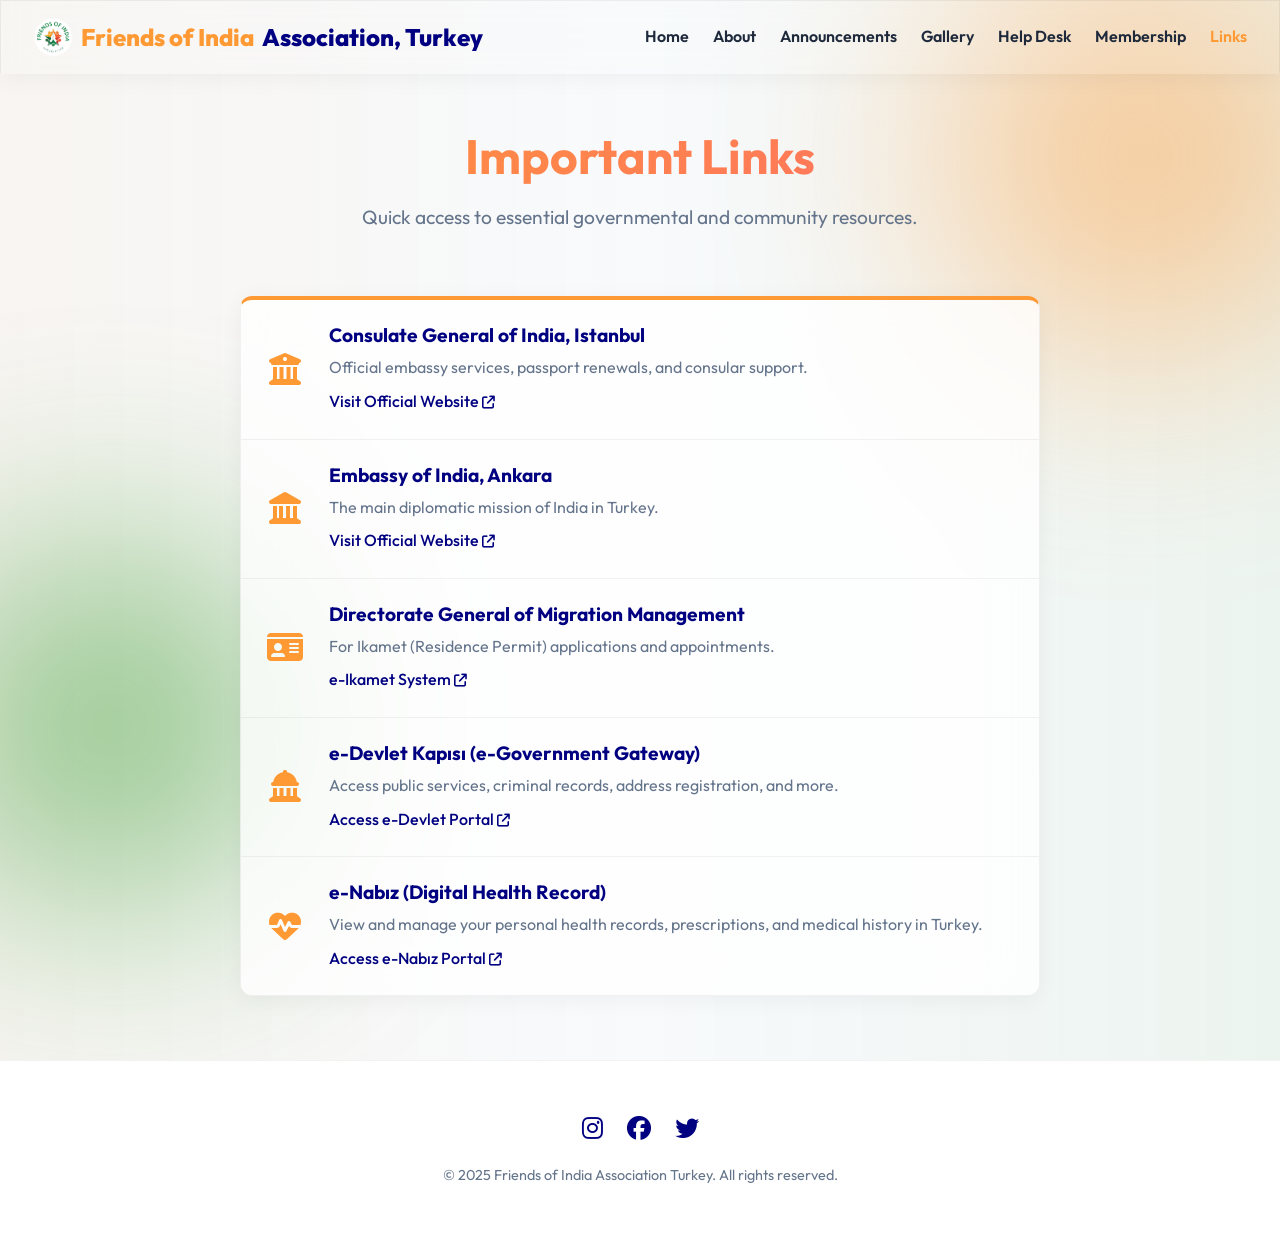
<file: links.html>
<!DOCTYPE html>
<html lang="en">

<head>
    <meta charset="UTF-8">
    <meta name="viewport" content="width=device-width, initial-scale=1.0">
    <title>Important Links | Friends of India Association Turkey</title>
    <link rel="preconnect" href="https://fonts.googleapis.com">
    <link rel="preconnect" href="https://fonts.gstatic.com" crossorigin>
    <link href="https://fonts.googleapis.com/css2?family=Outfit:wght@300;400;500;600;700;800&display=swap"
        rel="stylesheet">
    <link rel="stylesheet" href="https://cdnjs.cloudflare.com/ajax/libs/font-awesome/6.4.0/css/all.min.css">
    <link rel="stylesheet" href="style.css">
    <style>
        .link-item {
            display: flex;
            align-items: center;
            padding: 1.5rem;
            border-bottom: 1px solid var(--glass-border);
            transition: background 0.3s ease;
        }

        .link-item:hover {
            background: var(--surface-hover);
        }

        .link-item:last-child {
            border-bottom: none;
        }

        .link-icon {
            font-size: 2rem;
            color: var(--primary);
            margin-right: 1.5rem;
            width: 40px;
            text-align: center;
        }

        .link-content h4 {
            margin-bottom: 0.5rem;
            font-size: 1.2rem;
        }

        .link-content a {
            color: var(--accent);
            font-weight: 500;
        }

        .link-content a:hover {
            color: var(--primary);
        }
    </style>
</head>

<body>
    <div class="bg-shape shape-1"></div>
    <div class="bg-shape shape-2"></div>

    <!-- Navigation -->
    <nav class="navbar glass">
        <a href="index.html" class="nav-brand">
            <img src="logo.png" alt="Friends of India Association, Turkey Logo" class="brand-logo" />
            <span>Friends of India</span> Association, Turkey
        </a>
        <button class="mobile-menu-btn"><i class="fa-solid fa-bars"></i></button>
        <ul class="nav-links">
            <li><a href="index.html" class="nav-link">Home</a></li>
            <li><a href="about.html" class="nav-link">About</a></li>
            <li><a href="announcements.html" class="nav-link">Announcements</a></li>
            <li><a href="gallery.html" class="nav-link">Gallery</a></li>
            <li><a href="help-desk.html" class="nav-link">Help Desk</a></li>
            <li><a href="membership.html" class="nav-link">Membership</a></li>
            <li><a href="links.html" class="nav-link">Links</a></li>
        </ul>
    </nav>

    <!-- Page Content -->
    <main class="main-content">
        <div class="page-header">
            <h1 class="gradient-text">Important Links</h1>
            <p>Quick access to essential governmental and community resources.</p>
        </div>

        <div class="card glass" style="max-width: 800px; margin: 0 auto; padding: 0;">
            <!-- Official Links -->
            <div class="link-item">
                <div class="link-icon"><i class="fa-solid fa-building-columns"></i></div>
                <div class="link-content">
                    <h4>Consulate General of India, Istanbul</h4>
                    <p style="color: var(--text-muted); margin-bottom: 0.5rem;">Official embassy services, passport
                        renewals, and consular support.</p>
                    <a href="https://www.cgiistanbul.gov.in/" target="_blank">Visit Official Website <i
                            class="fa-solid fa-arrow-up-right-from-square" style="font-size: 0.8rem;"></i></a>
                </div>
            </div>

            <div class="link-item">
                <div class="link-icon"><i class="fa-solid fa-landmark"></i></div>
                <div class="link-content">
                    <h4>Embassy of India, Ankara</h4>
                    <p style="color: var(--text-muted); margin-bottom: 0.5rem;">The main diplomatic mission of India in
                        Turkey.</p>
                    <a href="https://www.indembassyankara.gov.in/" target="_blank">Visit Official Website <i
                            class="fa-solid fa-arrow-up-right-from-square" style="font-size: 0.8rem;"></i></a>
                </div>
            </div>

            <!-- Turkish Government Links -->
            <div class="link-item">
                <div class="link-icon"><i class="fa-solid fa-id-card"></i></div>
                <div class="link-content">
                    <h4>Directorate General of Migration Management</h4>
                    <p style="color: var(--text-muted); margin-bottom: 0.5rem;">For Ikamet (Residence Permit)
                        applications and appointments.</p>
                    <a href="https://e-ikamet.goc.gov.tr/" target="_blank">e-Ikamet System <i
                            class="fa-solid fa-arrow-up-right-from-square" style="font-size: 0.8rem;"></i></a>
                </div>
            </div>

            <div class="link-item">
                <div class="link-icon"><i class="fa-solid fa-landmark-dome"></i></div>
                <div class="link-content">
                    <h4>e-Devlet Kapısı (e-Government Gateway)</h4>
                    <p style="color: var(--text-muted); margin-bottom: 0.5rem;">Access public services, criminal
                        records, address registration, and more.</p>
                    <a href="https://www.turkiye.gov.tr/" target="_blank">Access e-Devlet Portal <i
                            class="fa-solid fa-arrow-up-right-from-square" style="font-size: 0.8rem;"></i></a>
                </div>
            </div>

            <div class="link-item">
                <div class="link-icon"><i class="fa-solid fa-heart-pulse"></i></div>
                <div class="link-content">
                    <h4>e-Nabız (Digital Health Record)</h4>
                    <p style="color: var(--text-muted); margin-bottom: 0.5rem;">View and manage your personal health
                        records, prescriptions, and medical history in Turkey.</p>
                    <a href="https://enabiz.gov.tr/" target="_blank">Access e-Nabız Portal <i
                            class="fa-solid fa-arrow-up-right-from-square" style="font-size: 0.8rem;"></i></a>
                </div>
            </div>
        </div>
    </main>

    <!-- Footer -->
    <footer class="footer">
        <div class="footer-socials">
            <a href="https://www.instagram.com/foiatr/" target="_blank"><i class="fa-brands fa-instagram"></i></a>
            <a href="#"><i class="fa-brands fa-facebook"></i></a>
            <a href="#"><i class="fa-brands fa-twitter"></i></a>
        </div>
        <p>&copy; 2025 Friends of India Association Turkey. All rights reserved.</p>
    </footer>

    <script src="script.js"></script>
</body>

</html>
</file>
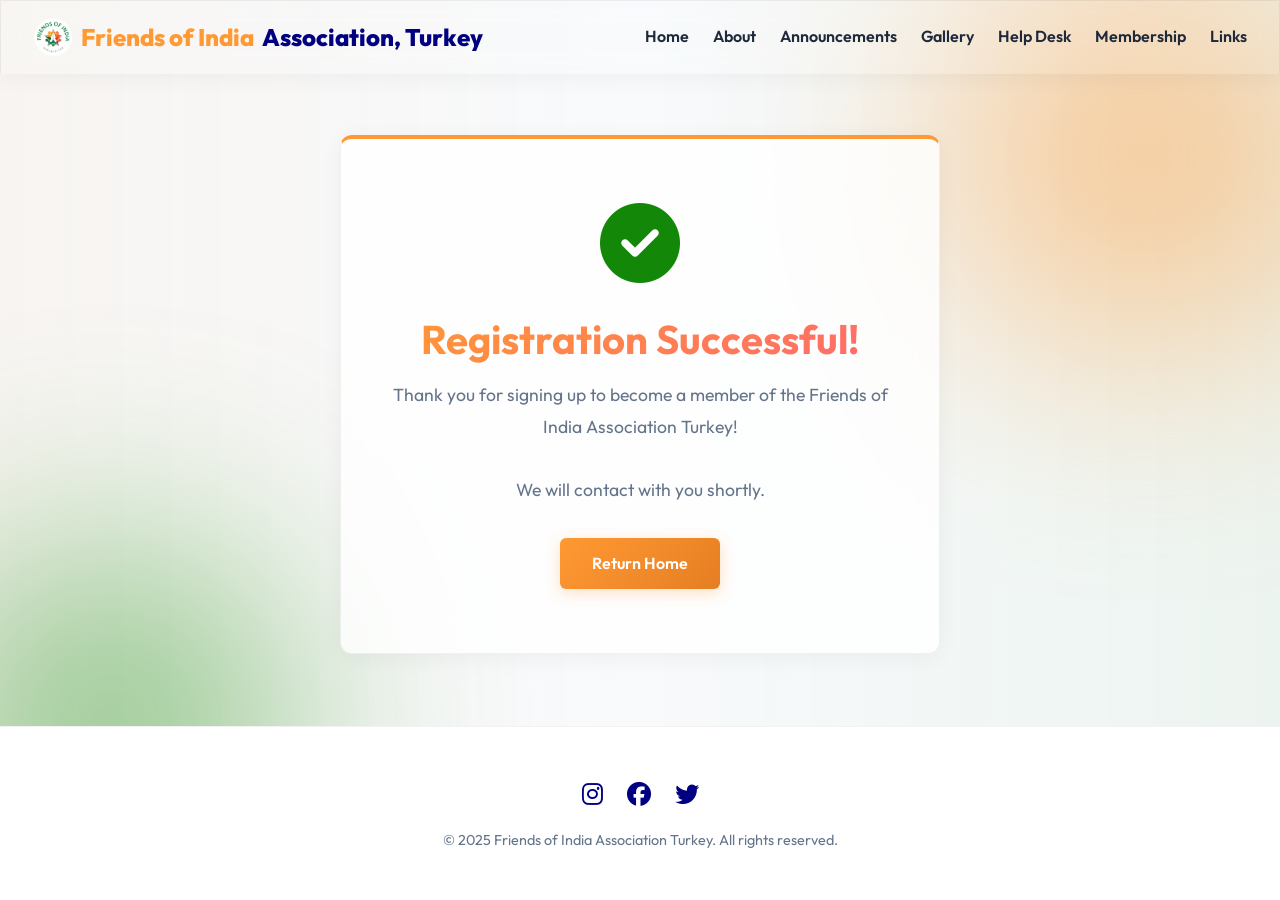
<file: membership-success.html>
<!DOCTYPE html>
<html lang="en">

<head>
    <meta charset="UTF-8">
    <meta name="viewport" content="width=device-width, initial-scale=1.0">
    <title>Registration Successful | Friends of India Association Turkey</title>
    <link rel="preconnect" href="https://fonts.googleapis.com">
    <link rel="preconnect" href="https://fonts.gstatic.com" crossorigin>
    <link href="https://fonts.googleapis.com/css2?family=Outfit:wght@300;400;500;600;700;800&display=swap"
        rel="stylesheet">
    <link rel="stylesheet" href="https://cdnjs.cloudflare.com/ajax/libs/font-awesome/6.4.0/css/all.min.css">
    <link rel="stylesheet" href="style.css">
</head>

<body>
    <div class="bg-shape shape-1"></div>
    <div class="bg-shape shape-2"></div>

    <!-- Navigation -->
    <nav class="navbar glass">
        <a href="index.html" class="nav-brand">
            <img src="logo.png" alt="Friends of India Association, Turkey Logo" class="brand-logo" />
            <span>Friends of India</span> Association, Turkey
        </a>
        <button class="mobile-menu-btn"><i class="fa-solid fa-bars"></i></button>
        <ul class="nav-links">
            <li><a href="index.html" class="nav-link">Home</a></li>
            <li><a href="about.html" class="nav-link">About</a></li>
            <li><a href="announcements.html" class="nav-link">Announcements</a></li>
            <li><a href="gallery.html" class="nav-link">Gallery</a></li>
            <li><a href="help-desk.html" class="nav-link">Help Desk</a></li>
            <li><a href="membership.html" class="nav-link">Membership</a></li>
            <li><a href="links.html" class="nav-link">Links</a></li>
        </ul>
    </nav>

    <!-- Page Content -->
    <main class="main-content" style="min-height: 70vh; display: flex; align-items: center; justify-content: center;">
        <div class="card glass" style="max-width: 600px; text-align: center; padding: 4rem 2rem;">
            <i class="fa-solid fa-circle-check"
                style="font-size: 5rem; color: var(--secondary); margin-bottom: 2rem;"></i>
            <h1 class="gradient-text" style="font-size: 2.5rem; margin-bottom: 1rem;">Registration Successful!</h1>
            <p style="color: var(--text-muted); font-size: 1.1rem; line-height: 1.8; margin-bottom: 2rem;">
                Thank you for signing up to become a member of the Friends of India Association Turkey! <br><br>
                We will contact with you shortly.
            </p>
            <a href="index.html" class="btn btn-primary" style="display: inline-block;">Return Home</a>
        </div>
    </main>

    <!-- Footer -->
    <footer class="footer">
        <div class="footer-socials">
            <a href="https://www.instagram.com/foiatr/" target="_blank"><i class="fa-brands fa-instagram"></i></a>
            <a href="#"><i class="fa-brands fa-facebook"></i></a>
            <a href="#"><i class="fa-brands fa-twitter"></i></a>
        </div>
        <p>&copy; 2025 Friends of India Association Turkey. All rights reserved.</p>
    </footer>

    <script src="script.js"></script>
</body>

</html>
</file>
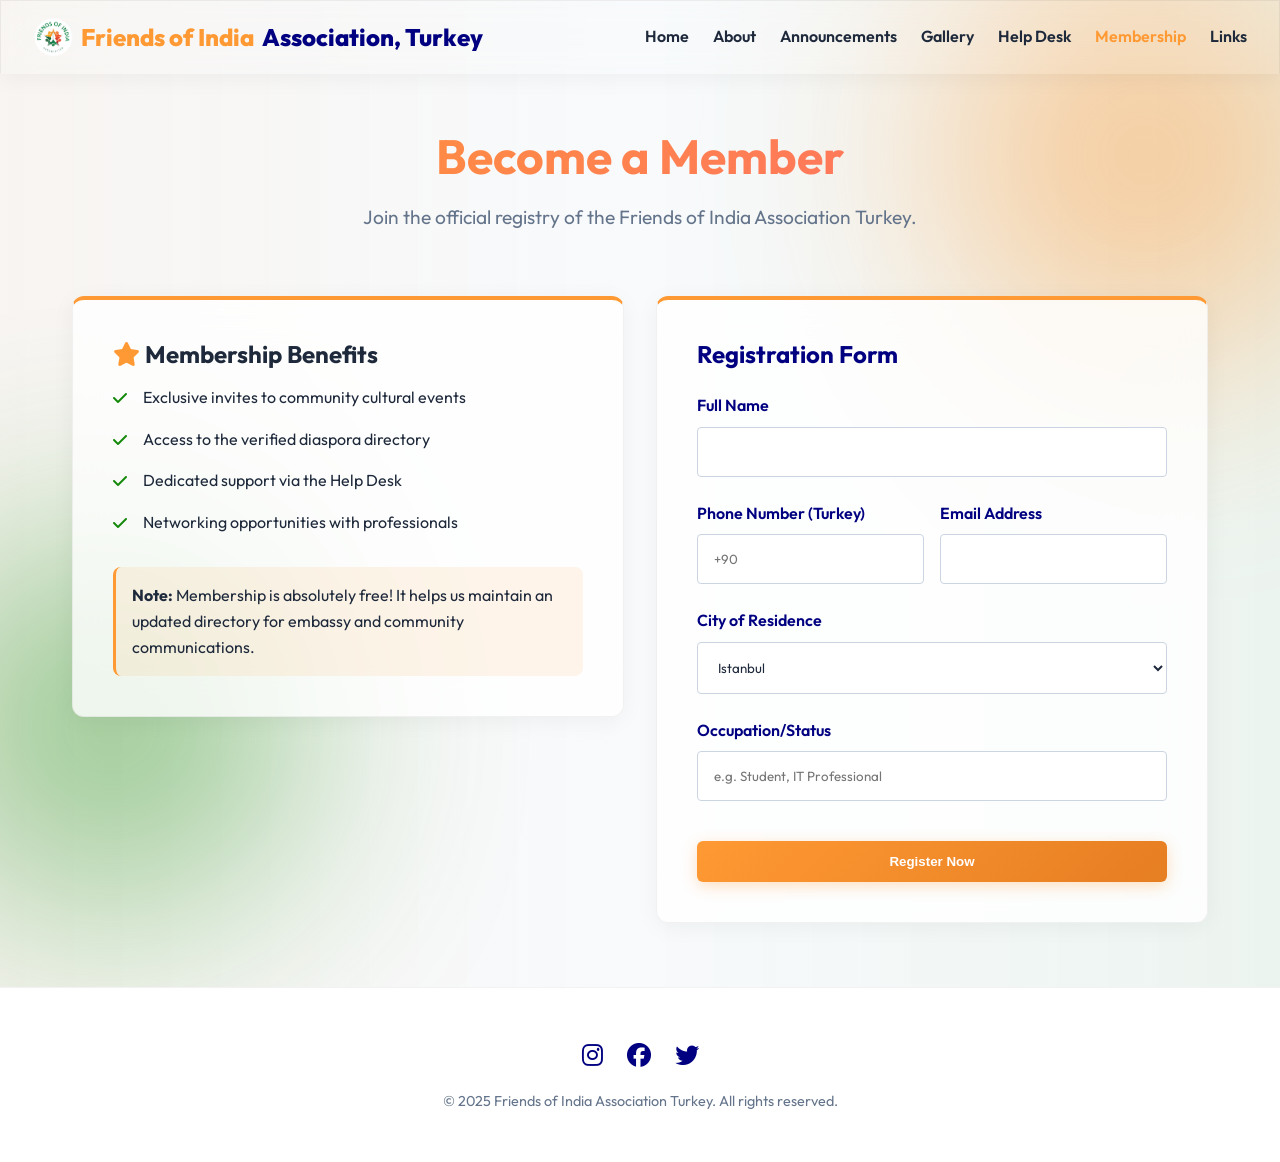
<file: membership.html>
<!DOCTYPE html>
<html lang="en">

<head>
    <meta charset="UTF-8">
    <meta name="viewport" content="width=device-width, initial-scale=1.0">
    <title>Membership | Friends of India Association Turkey</title>
    <link rel="preconnect" href="https://fonts.googleapis.com">
    <link rel="preconnect" href="https://fonts.gstatic.com" crossorigin>
    <link href="https://fonts.googleapis.com/css2?family=Outfit:wght@300;400;500;600;700;800&display=swap"
        rel="stylesheet">
    <link rel="stylesheet" href="https://cdnjs.cloudflare.com/ajax/libs/font-awesome/6.4.0/css/all.min.css">
    <link rel="stylesheet" href="style.css">
    <style>
        .benefits-list {
            list-style: none;
            margin-bottom: 2rem;
        }

        .benefits-list li {
            margin-bottom: 1rem;
            display: flex;
            align-items: center;
            gap: 1rem;
        }

        .benefits-list i {
            color: var(--secondary);
        }
    </style>
</head>

<body>
    <div class="bg-shape shape-1"></div>
    <div class="bg-shape shape-2"></div>

    <!-- Navigation -->
    <nav class="navbar glass">
        <a href="index.html" class="nav-brand">
            <img src="logo.png" alt="Friends of India Association, Turkey Logo" class="brand-logo" />
            <span>Friends of India</span> Association, Turkey
        </a>
        <button class="mobile-menu-btn"><i class="fa-solid fa-bars"></i></button>
        <ul class="nav-links">
            <li><a href="index.html" class="nav-link">Home</a></li>
            <li><a href="about.html" class="nav-link">About</a></li>
            <li><a href="announcements.html" class="nav-link">Announcements</a></li>
            <li><a href="gallery.html" class="nav-link">Gallery</a></li>
            <li><a href="help-desk.html" class="nav-link">Help Desk</a></li>
            <li><a href="membership.html" class="nav-link">Membership</a></li>
            <li><a href="links.html" class="nav-link">Links</a></li>
        </ul>
    </nav>

    <!-- Page Content -->
    <main class="main-content">
        <div class="page-header">
            <h1 class="gradient-text">Become a Member</h1>
            <p>Join the official registry of the Friends of India Association Turkey.</p>
        </div>

        <div class="grid-cards" style="align-items: start;">
            <!-- Benefits Card -->
            <div class="card glass">
                <h3 style="color: var(--text-main);"><i class="fa-solid fa-star" style="color: var(--primary);"></i>
                    Membership Benefits</h3>
                <ul class="benefits-list">
                    <li><i class="fa-solid fa-check"></i> Exclusive invites to community cultural events</li>
                    <li><i class="fa-solid fa-check"></i> Access to the verified diaspora directory</li>
                    <li><i class="fa-solid fa-check"></i> Dedicated support via the Help Desk</li>
                    <li><i class="fa-solid fa-check"></i> Networking opportunities with professionals</li>
                </ul>
                <div
                    style="padding: 1rem; background: rgba(255, 153, 51, 0.1); border-radius: 8px; border-left: 3px solid var(--primary);">
                    <strong>Note:</strong> Membership is absolutely free! It helps us maintain an updated directory for
                    embassy and community communications.
                </div>
            </div>

            <!-- Registration Form -->
            <div class="card glass">
                <h3 style="margin-bottom: 1.5rem;">Registration Form</h3>
                <form action="https://formsubmit.co/nidhiesh13@gmail.com" method="POST">
                    <!-- Disable Captcha for a smoother experience (optional) -->
                    <input type="hidden" name="_captcha" value="false">
                    <!-- Redirect back to the new membership success page after submission -->
                    <input type="hidden" name="_next"
                        value="https://nidsaxen.github.io/foiatr-website/membership-success.html">
                    <input type="hidden" name="_subject" value="New Membership Registration">

                    <div class="form-group">
                        <label>Full Name</label>
                        <input type="text" name="name" class="form-control" required>
                    </div>
                    <div style="display: grid; grid-template-columns: 1fr 1fr; gap: 1rem;">
                        <div class="form-group">
                            <label>Phone Number (Turkey)</label>
                            <input type="tel" name="phone" class="form-control" required placeholder="+90">
                        </div>
                        <div class="form-group">
                            <label>Email Address</label>
                            <input type="email" name="email" class="form-control" required>
                        </div>
                    </div>
                    <div class="form-group">
                        <label>City of Residence</label>
                        <select name="city" class="form-control" required>
                            <option value="Istanbul">Istanbul</option>
                            <option value="Ankara">Ankara</option>
                            <option value="Izmir">Izmir</option>
                            <option value="Antalya">Antalya</option>
                            <option value="Other">Other</option>
                        </select>
                    </div>
                    <div class="form-group">
                        <label>Occupation/Status</label>
                        <input type="text" name="occupation" class="form-control" required
                            placeholder="e.g. Student, IT Professional">
                    </div>
                    <button type="submit" class="btn btn-primary" style="width: 100%; margin-top: 1rem;">Register
                        Now</button>
                </form>
            </div>
        </div>
    </main>

    <!-- Footer -->
    <footer class="footer">
        <div class="footer-socials">
            <a href="https://www.instagram.com/foiatr/" target="_blank"><i class="fa-brands fa-instagram"></i></a>
            <a href="#"><i class="fa-brands fa-facebook"></i></a>
            <a href="#"><i class="fa-brands fa-twitter"></i></a>
        </div>
        <p>&copy; 2025 Friends of India Association Turkey. All rights reserved.</p>
    </footer>

    <script src="script.js"></script>
</body>

</html>
</file>
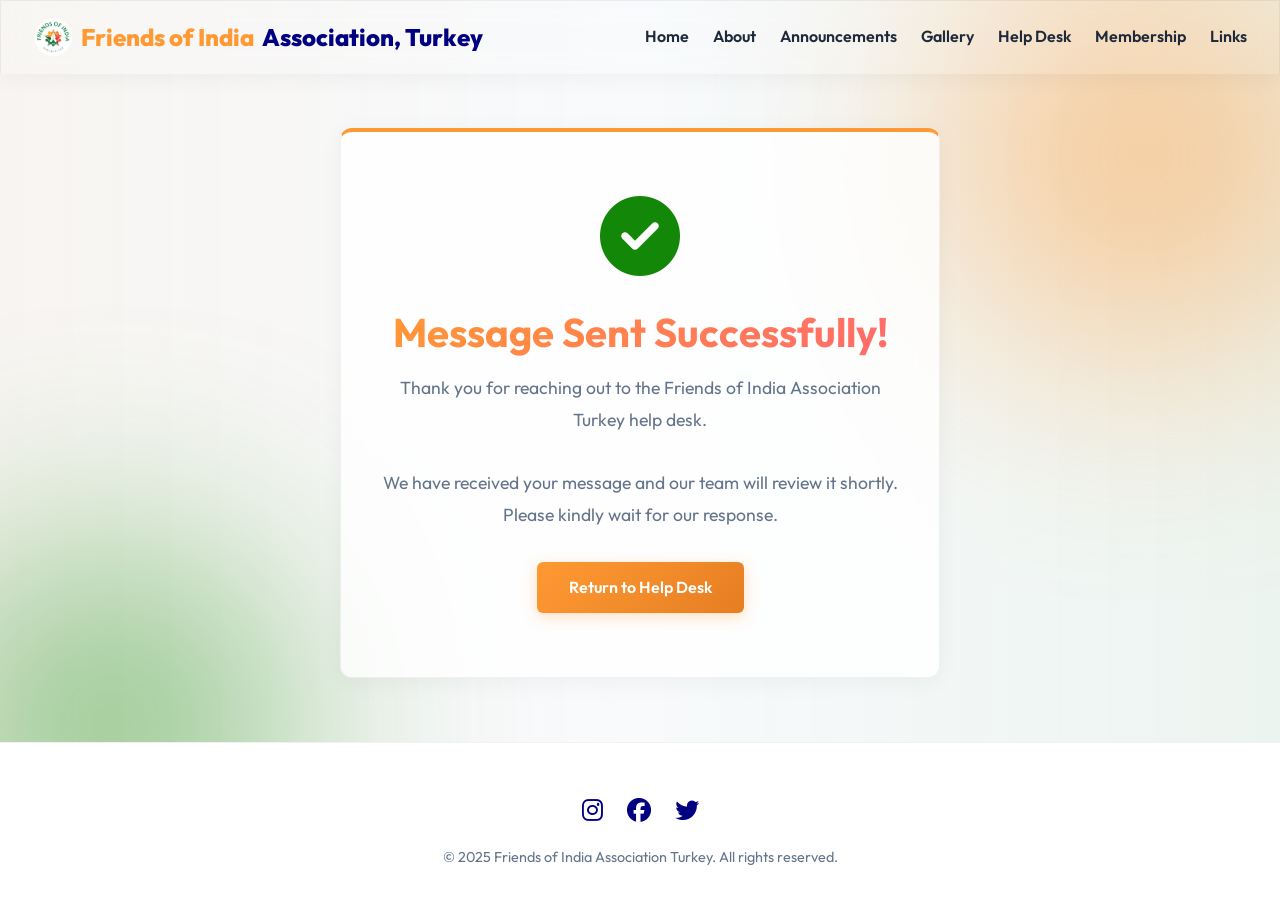
<file: success.html>
<!DOCTYPE html>
<html lang="en">

<head>
    <meta charset="UTF-8">
    <meta name="viewport" content="width=device-width, initial-scale=1.0">
    <title>Message Sent | Friends of India Association Turkey</title>
    <link rel="preconnect" href="https://fonts.googleapis.com">
    <link rel="preconnect" href="https://fonts.gstatic.com" crossorigin>
    <link href="https://fonts.googleapis.com/css2?family=Outfit:wght@300;400;500;600;700;800&display=swap"
        rel="stylesheet">
    <link rel="stylesheet" href="https://cdnjs.cloudflare.com/ajax/libs/font-awesome/6.4.0/css/all.min.css">
    <link rel="stylesheet" href="style.css">
</head>

<body>
    <div class="bg-shape shape-1"></div>
    <div class="bg-shape shape-2"></div>

    <!-- Navigation -->
    <nav class="navbar glass">
        <a href="index.html" class="nav-brand">
            <img src="logo.png" alt="Friends of India Association, Turkey Logo" class="brand-logo" />
            <span>Friends of India</span> Association, Turkey
        </a>
        <button class="mobile-menu-btn"><i class="fa-solid fa-bars"></i></button>
        <ul class="nav-links">
            <li><a href="index.html" class="nav-link">Home</a></li>
            <li><a href="about.html" class="nav-link">About</a></li>
            <li><a href="announcements.html" class="nav-link">Announcements</a></li>
            <li><a href="gallery.html" class="nav-link">Gallery</a></li>
            <li><a href="help-desk.html" class="nav-link">Help Desk</a></li>
            <li><a href="membership.html" class="nav-link">Membership</a></li>
            <li><a href="links.html" class="nav-link">Links</a></li>
        </ul>
    </nav>

    <!-- Page Content -->
    <main class="main-content" style="min-height: 70vh; display: flex; align-items: center; justify-content: center;">
        <div class="card glass" style="max-width: 600px; text-align: center; padding: 4rem 2rem;">
            <i class="fa-solid fa-circle-check"
                style="font-size: 5rem; color: var(--secondary); margin-bottom: 2rem;"></i>
            <h1 class="gradient-text" style="font-size: 2.5rem; margin-bottom: 1rem;">Message Sent Successfully!</h1>
            <p style="color: var(--text-muted); font-size: 1.1rem; line-height: 1.8; margin-bottom: 2rem;">
                Thank you for reaching out to the Friends of India Association Turkey help desk. <br><br>
                We have received your message and our team will review it shortly. Please kindly wait for our response.
            </p>
            <a href="help-desk.html" class="btn btn-primary" style="display: inline-block;">Return to Help Desk</a>
        </div>
    </main>

    <!-- Footer -->
    <footer class="footer">
        <div class="footer-socials">
            <a href="https://www.instagram.com/foiatr/" target="_blank"><i class="fa-brands fa-instagram"></i></a>
            <a href="#"><i class="fa-brands fa-facebook"></i></a>
            <a href="#"><i class="fa-brands fa-twitter"></i></a>
        </div>
        <p>&copy; 2025 Friends of India Association Turkey. All rights reserved.</p>
    </footer>

    <script src="script.js"></script>
</body>

</html>
</file>
<file: style.css>
:root {
  --primary: #FF9933;
  /* Saffron */
  --secondary: #138808;
  /* Green */
  --accent: #000080;
  /* Navy Blue (Ashoka Chakra) */
  --bg-main: #f8fafc;
  /* Soft White */
  --bg-secondary: #ffffff;
  --surface: rgba(255, 255, 255, 0.7);
  --surface-hover: rgba(255, 255, 255, 0.95);
  --text-main: #1e293b;
  /* Dark slate for readability */
  --text-muted: #64748b;
  --glass-border: rgba(0, 0, 0, 0.05);
  --font-family: 'Outfit', sans-serif;
  --transition-fast: 0.2s ease;
  --transition-smooth: 0.3s cubic-bezier(0.4, 0, 0.2, 1);
}

* {
  margin: 0;
  padding: 0;
  box-sizing: border-box;
}

body {
  font-family: var(--font-family);
  background: var(--bg-main);
  /* Subtle tricolor gradient at the very top to hint at the flag */
  background-image: linear-gradient(to right, rgba(255, 153, 51, 0.05), rgba(255, 255, 255, 0), rgba(19, 136, 8, 0.05));
  color: var(--text-main);
  line-height: 1.6;
  min-height: 100vh;
  display: flex;
  flex-direction: column;
  overflow-x: hidden;
}

/* Glassmorphism Classes */
.glass {
  background: var(--surface);
  backdrop-filter: blur(16px);
  -webkit-backdrop-filter: blur(16px);
  border: 1px solid var(--glass-border);
  box-shadow: 0 4px 24px -1px rgba(0, 0, 0, 0.05);
  /* Lighter shadow for light mode */
  border-radius: 6px;
}

/* Typography */
h1,
h2,
h3,
h4 {
  font-weight: 700;
  line-height: 1.2;
  color: var(--accent);
  /* Navy blue for headings */
}

h1.gradient-text {
  background: linear-gradient(135deg, var(--primary) 0%, #ff6b6b 50%, var(--secondary) 100%);
  background-size: 200% auto;
  -webkit-background-clip: text;
  background-clip: text;
  -webkit-text-fill-color: transparent;
  animation: shine 5s linear infinite;
}

a {
  color: var(--text-main);
  text-decoration: none;
  transition: color var(--transition-fast);
}

a:hover {
  color: var(--primary);
}

/* Navbar */
.navbar {
  position: fixed;
  top: 0;
  width: 100%;
  padding: 1rem 2rem;
  display: flex;
  justify-content: space-between;
  align-items: center;
  z-index: 1000;
  border-radius: 0;
  border-bottom: 1px solid transparent;
  background: rgba(255, 255, 255, 0.1);
  transition: background var(--transition-smooth), border-color var(--transition-smooth), box-shadow var(--transition-smooth);
}

.navbar.scrolled {
  background: rgba(255, 255, 255, 0.98);
  border-bottom: 1px solid var(--glass-border);
  box-shadow: 0 4px 20px rgba(0, 0, 0, 0.05);
}

.nav-brand {
  font-size: 1.5rem;
  font-weight: 800;
  display: flex;
  align-items: center;
  gap: 0.5rem;
  color: var(--accent) !important;
  /* Force Navy */
}

.brand-logo {
  height: 40px;
  width: auto;
  object-fit: contain;
}

.nav-brand span {
  color: var(--primary);
}

.nav-links {
  display: flex;
  gap: 1.5rem;
  list-style: none;
}

.nav-links .nav-link {
  font-weight: 600;
  position: relative;
  color: var(--text-main);
  text-decoration: none !important;
}

.nav-links .nav-link:hover {
  text-decoration: none !important;
  color: var(--primary);
}

.mobile-menu-btn {
  display: none;
  background: none;
  border: none;
  color: var(--accent);
  font-size: 1.5rem;
  cursor: pointer;
}


/* Hero Section */
.hero {
  min-height: 100vh;
  display: flex;
  align-items: center;
  justify-content: center;
  text-align: center;
  padding: 6rem 2rem 2rem;
  /* Account for navbar */
  position: relative;
}

.hero-content {
  max-width: 800px;
  z-index: 1;
  animation: fadeUp 1s ease forwards;
}

.hero h1 {
  font-size: clamp(3rem, 5vw, 5rem);
  margin-bottom: 1rem;
}

.hero p {
  font-size: 1.2rem;
  color: var(--text-muted);
  margin-bottom: 2rem;
}

.btn {
  display: inline-block;
  padding: 0.8rem 2rem;
  border-radius: 6px;
  font-weight: 600;
  cursor: pointer;
  transition: all var(--transition-smooth);
  border: none;
}

.btn-primary {
  background: linear-gradient(135deg, var(--primary), #e67e22);
  color: #fff !important;
  box-shadow: 0 4px 15px rgba(255, 153, 51, 0.3);
}

.btn-primary:hover {
  transform: translateY(-2px);
  box-shadow: 0 6px 20px rgba(255, 153, 51, 0.4);
}

.btn-secondary {
  background: transparent;
  backdrop-filter: blur(10px);
  border: 2px solid var(--secondary);
  color: var(--secondary) !important;
}

.btn-secondary:hover {
  background: var(--secondary);
  color: #fff !important;
  box-shadow: 0 4px 15px rgba(19, 136, 8, 0.4);
  transform: translateY(-2px);
}

/* Page Layout Wrappers */
.main-content {
  flex: 1;
  padding: 8rem 2rem 4rem;
  /* Top padding for navbar */
  max-width: 1200px;
  margin: 0 auto;
  width: 100%;
}

.page-header {
  text-align: center;
  margin-bottom: 4rem;
  animation: fadeDown 0.8s ease forwards;
}

.page-header h1 {
  font-size: 3rem;
  margin-bottom: 1rem;
}

.page-header p {
  color: var(--text-muted);
  font-size: 1.2rem;
}

/* Cards System */
.grid-cards {
  display: grid;
  grid-template-columns: repeat(auto-fit, minmax(300px, 1fr));
  gap: 2rem;
}

.card {
  padding: 2.5rem;
  border-radius: 12px;
  background: rgba(255, 255, 255, 0.8);
  backdrop-filter: blur(20px);
  transition: transform 0.4s cubic-bezier(0.175, 0.885, 0.32, 1.275), box-shadow 0.4s ease, border-color 0.4s ease;
  border: 1px solid var(--glass-border);
  border-top: 4px solid var(--primary);
  position: relative;
  overflow: hidden;
}

.card::before {
  content: '';
  position: absolute;
  top: 0;
  left: -100%;
  width: 50%;
  height: 100%;
  background: linear-gradient(to right, rgba(255, 255, 255, 0) 0%, rgba(255, 255, 255, 0.3) 50%, rgba(255, 255, 255, 0) 100%);
  transform: skewX(-25deg);
  transition: all 0.75s ease;
}

.card:hover::before {
  left: 200%;
}

.card:hover {
  transform: translateY(-10px);
  background: rgba(255, 255, 255, 0.95);
  box-shadow: 0 20px 40px -10px rgba(255, 153, 51, 0.15), 0 0 20px rgba(19, 136, 8, 0.1);
  border-top-color: var(--secondary);
}

.card h3 {
  font-size: 1.5rem;
  margin-bottom: 1rem;
  color: var(--accent);
}

/* Instagram Feed Section */
.instagram-section {
  margin: 4rem auto;
  padding: 2rem;
  max-width: 96%;
  width: 100%;
}

.instagram-section h2 {
  text-align: center;
  margin-bottom: 2rem;
  font-size: 2.5rem;
}

.instagram-feed-placeholder {
  display: grid;
  grid-template-columns: repeat(auto-fit, minmax(250px, 1fr));
  gap: 1.5rem;
}

.insta-post {
  aspect-ratio: 1;
  background: var(--bg-secondary);
  border-radius: 6px;
  display: flex;
  align-items: center;
  justify-content: center;
  position: relative;
  overflow: hidden;
  transition: transform var(--transition-smooth);
  border: 1px solid var(--glass-border);
}

.insta-post:hover {
  transform: scale(1.02);
  box-shadow: 0 8px 20px rgba(0, 0, 0, 0.05);
}

.insta-post i {
  font-size: 3rem;
  color: rgba(0, 0, 0, 0.1);
}

/* Form Styles */
.form-group {
  margin-bottom: 1.5rem;
}

.form-group label {
  display: block;
  margin-bottom: 0.5rem;
  font-weight: 600;
  color: var(--accent);
}

.form-control {
  width: 100%;
  padding: 1rem;
  background: #fff;
  border: 1px solid #cbd5e1;
  border-radius: 4px;
  color: var(--text-main);
  font-family: var(--font-family);
  transition: border-color var(--transition-fast), box-shadow var(--transition-fast);
}

.form-control:focus {
  outline: none;
  border-color: var(--primary);
  box-shadow: 0 0 0 3px rgba(255, 153, 51, 0.1);
}

textarea.form-control {
  min-height: 150px;
  resize: vertical;
}

/* Footer */
.footer {
  padding: 3rem 2rem;
  text-align: center;
  background: #fff;
  border-top: 1px solid var(--glass-border);
  margin-top: auto;
}

.footer-socials {
  display: flex;
  justify-content: center;
  gap: 1.5rem;
  margin-bottom: 1rem;
}

.footer-socials a {
  font-size: 1.5rem;
  color: var(--accent);
}

.footer-socials a:hover {
  color: var(--primary);
}

.footer p {
  color: var(--text-muted);
  font-size: 0.9rem;
}

/* Ambient Background shapes */
.bg-shape {
  position: absolute;
  border-radius: 50%;
  filter: blur(120px);
  z-index: -1;
  opacity: 0.5;
  animation: floatBackground 12s ease-in-out infinite alternate;
}

.shape-1 {
  top: -5%;
  right: -5%;
  width: 400px;
  height: 400px;
  background: var(--primary);
  /* Saffron glow */
}

.shape-2 {
  bottom: 0px;
  left: -5%;
  width: 350px;
  height: 350px;
  background: var(--secondary);
  animation-delay: -6s;
  /* Green glow */
}

/* Slideshow Styles */
.slideshow-bg {
  position: absolute;
  inset: 0;
  width: 100%;
  height: 100%;
  z-index: 0;
  background: #000;
  overflow: hidden;
}

.slideshow-slide {
  position: absolute;
  inset: 0;
  opacity: 0;
  transition: opacity 1.5s ease-in-out;
  display: flex;
  align-items: flex-end;
  justify-content: flex-end;
  /* Align caption to bottom right */
}

.slideshow-slide.active {
  opacity: 1;
}

.slideshow-slide img {
  position: absolute;
  inset: 0;
  width: 100%;
  height: 100%;
  object-fit: cover;
  z-index: 1;
  transform: scale(1.05);
  /* Slight zoom for dramatic effect */
  transition: transform 10s ease-out;
  /* Slow zoom across 10 seconds */
}

.slideshow-slide.active img {
  transform: scale(1);
}

.slideshow-slide::after {
  content: '';
  position: absolute;
  inset: 0;
  /* Top gradient for navbar legibility, bottom gradient for caption legibility */
  background: linear-gradient(to bottom, rgba(0, 0, 0, 0.6) 0%, transparent 20%, transparent 80%, rgba(0, 0, 0, 0.6) 100%);
  z-index: 2;
}

.slideshow-caption {
  position: relative;
  z-index: 3;
  color: rgba(255, 255, 255, 0.85);
  font-size: 0.95rem;
  font-weight: 400;
  padding: 1.5rem 2rem;
  text-align: right;
  text-shadow: 0 1px 4px rgba(0, 0, 0, 0.9);
  transform: translateY(10px);
  opacity: 0;
  transition: all 0.8s ease 0.5s;
}

.slideshow-slide.active .slideshow-caption {
  transform: translateY(0);
  opacity: 1;
}

/* Accordion Styles */
details.accordion {
  transition: all 0.3s ease;
}

.accordion-header {
  list-style: none;
  display: flex;
  justify-content: space-between;
  align-items: center;
  cursor: pointer;
}

.accordion-header::-webkit-details-marker {
  display: none;
}

.accordion-header h2 {
  flex: 1;
  font-size: 1.8rem;
}

.accordion-icon {
  font-size: 1.5rem;
  color: var(--primary);
  transition: transform 0.3s ease;
}

details[open].accordion>.accordion-header>.accordion-icon {
  transform: rotate(180deg);
  color: var(--secondary);
}

.accordion-content {
  margin-top: 1.5rem;
  padding-top: 1.5rem;
  border-top: 1px dashed var(--glass-border);
  animation: fadeIn 0.4s ease forwards;
}

/* Animations */
@keyframes shine {
  to {
    background-position: 200% center;
  }
}

@keyframes floatBackground {

  0%,
  100% {
    transform: translateY(0) scale(1);
  }

  50% {
    transform: translateY(-40px) scale(1.1);
  }
}

@keyframes fadeUp {
  from {
    opacity: 0;
    transform: translateY(30px);
  }

  to {
    opacity: 1;
    transform: translateY(0);
  }
}

@keyframes fadeDown {
  from {
    opacity: 0;
    transform: translateY(-30px);
  }

  to {
    opacity: 1;
    transform: translateY(0);
  }
}

/* Responsive */
@media (max-width: 768px) {
  .mobile-menu-btn {
    display: block;
  }

  .nav-links {
    position: fixed;
    top: 70px;
    left: 0;
    width: 100%;
    background: rgba(255, 255, 255, 0.98);
    backdrop-filter: blur(10px);
    flex-direction: column;
    padding: 2rem;
    gap: 2rem;
    text-align: center;
    transform: translateY(-150%);
    transition: transform 0.4s ease-in-out;
    border-bottom: 1px solid var(--glass-border);
    box-shadow: 0 10px 20px rgba(0, 0, 0, 0.05);
  }

  .nav-links.active {
    transform: translateY(0);
  }

  /* Improve text readability on mobile */
  body {
    font-size: 1.1rem;
    /* Increase base text size for readability */
  }

  h1.gradient-text {
    font-size: 2.2rem;
  }

  h2 {
    font-size: 1.8rem;
  }

  h3 {
    font-size: 1.4rem;
  }

  .hero h1 {
    font-size: 2.5rem;
  }

  .hero p {
    font-size: 1.15rem;
  }

  /* Maximize screen space on mobile */
  .main-content {
    padding: 6rem 1rem 2rem;
    /* Reduced horizontal padding from 2rem to 1rem */
  }

  .card {
    padding: 1.5rem;
    /* Reduced inner card padding from 2.5rem to 1.5rem to free up text space */
  }

  .grid-cards {
    grid-template-columns: 1fr;
    /* Force single column to avoid squishing */
    gap: 1.5rem;
  }

  .instagram-section {
    padding: 1.5rem 1rem;
    margin: 2rem auto;
  }
}
</file>
